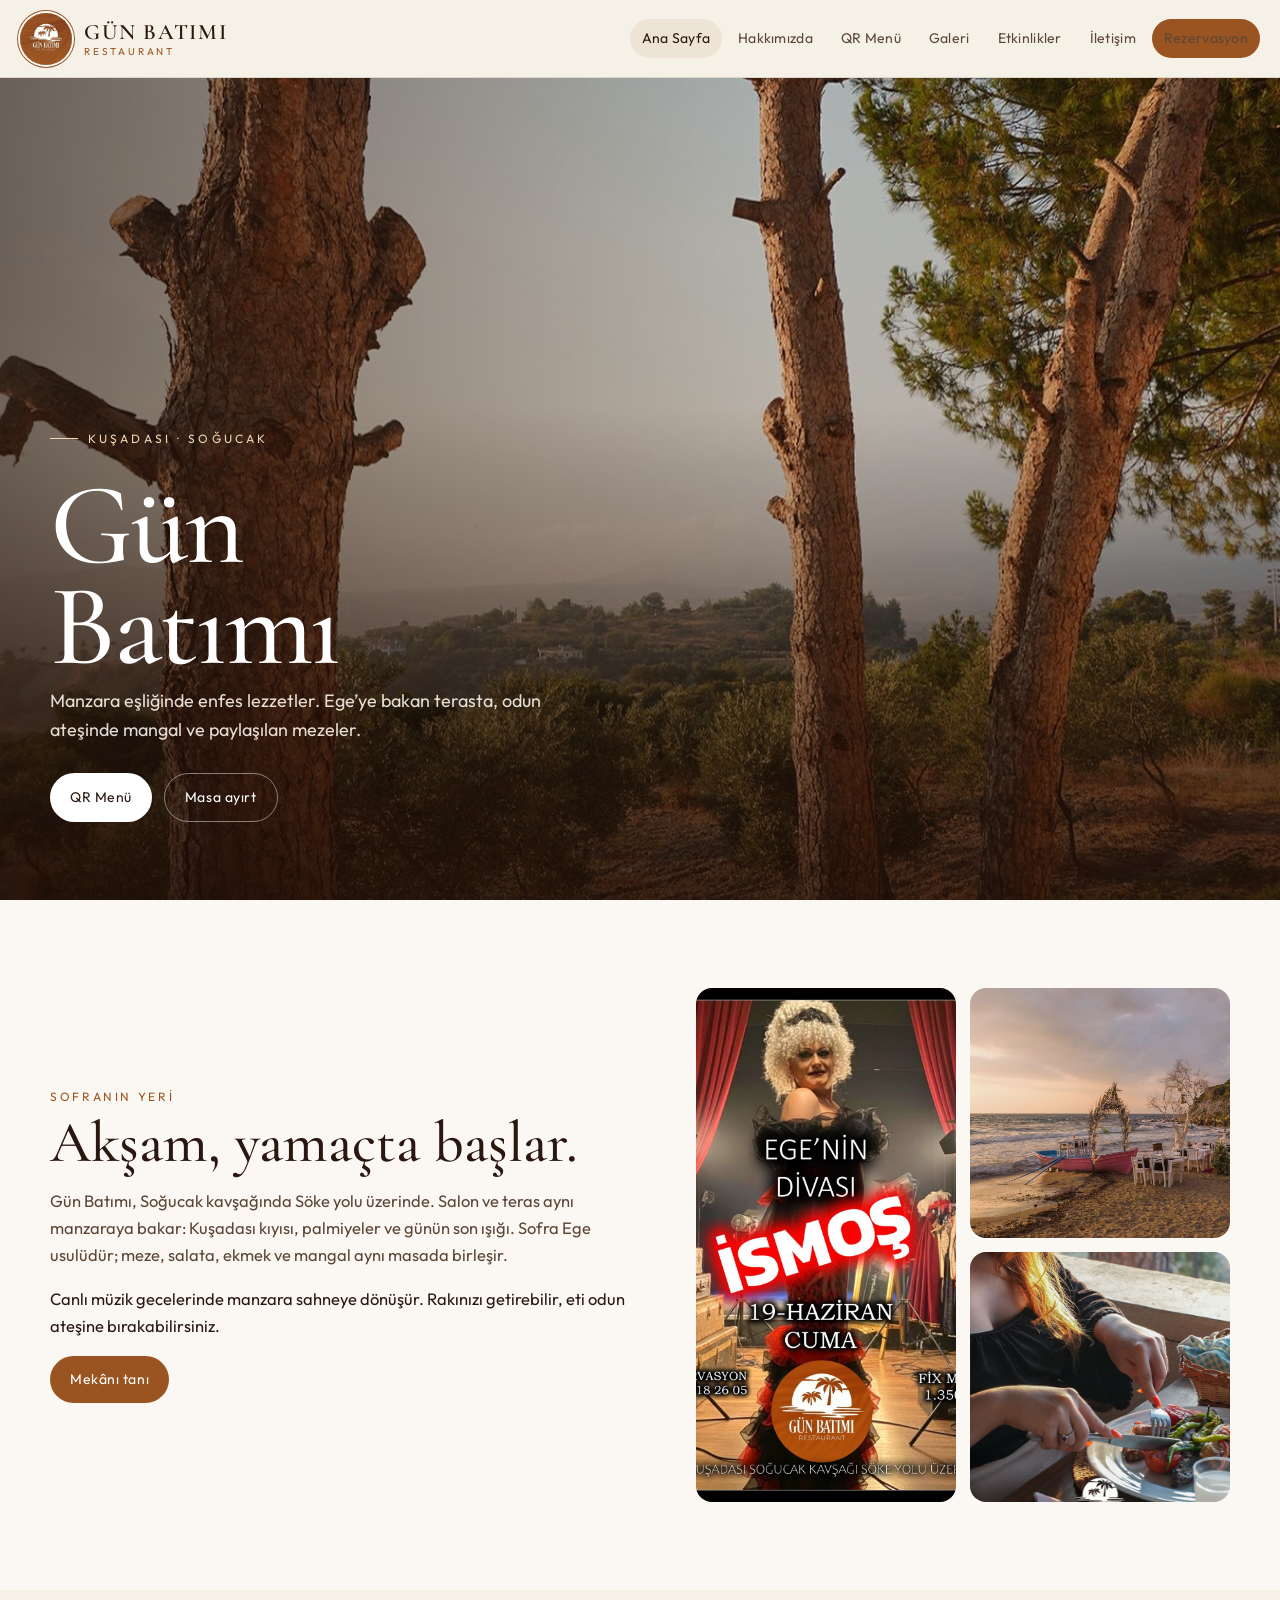
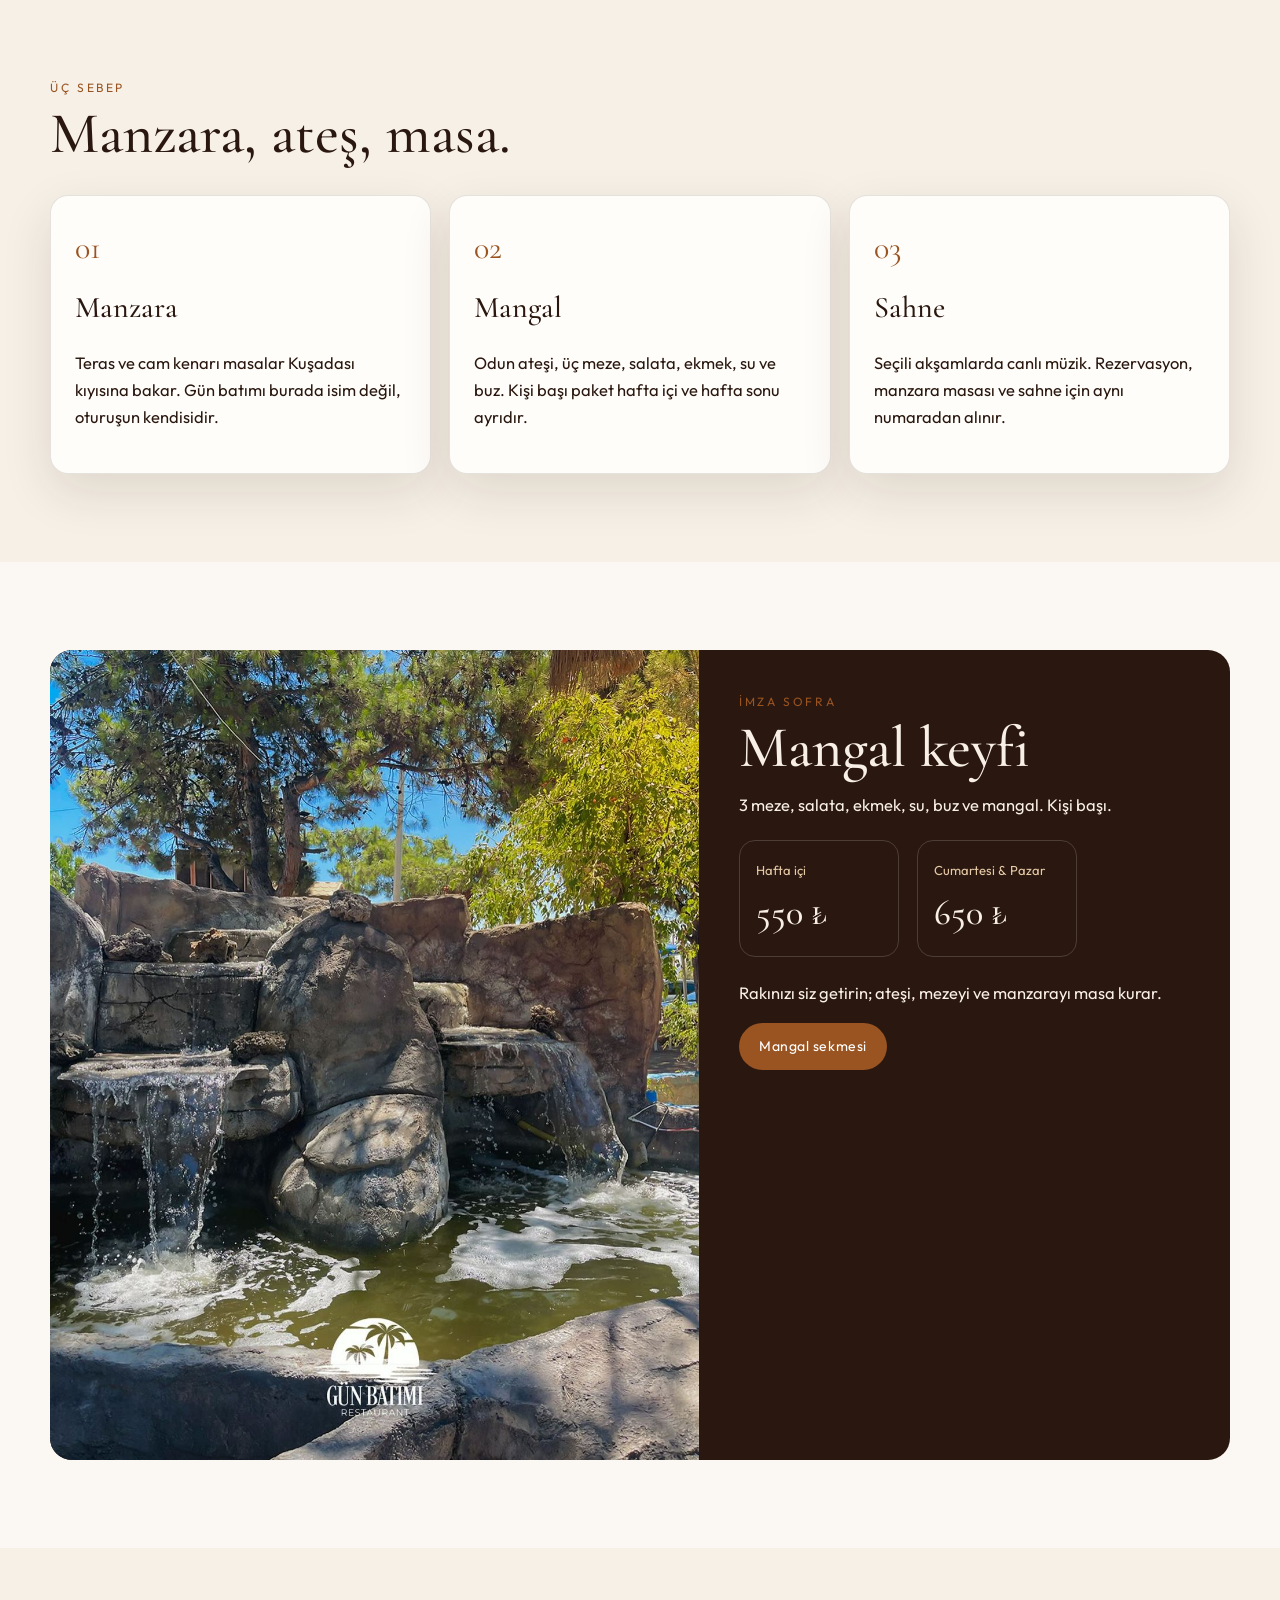
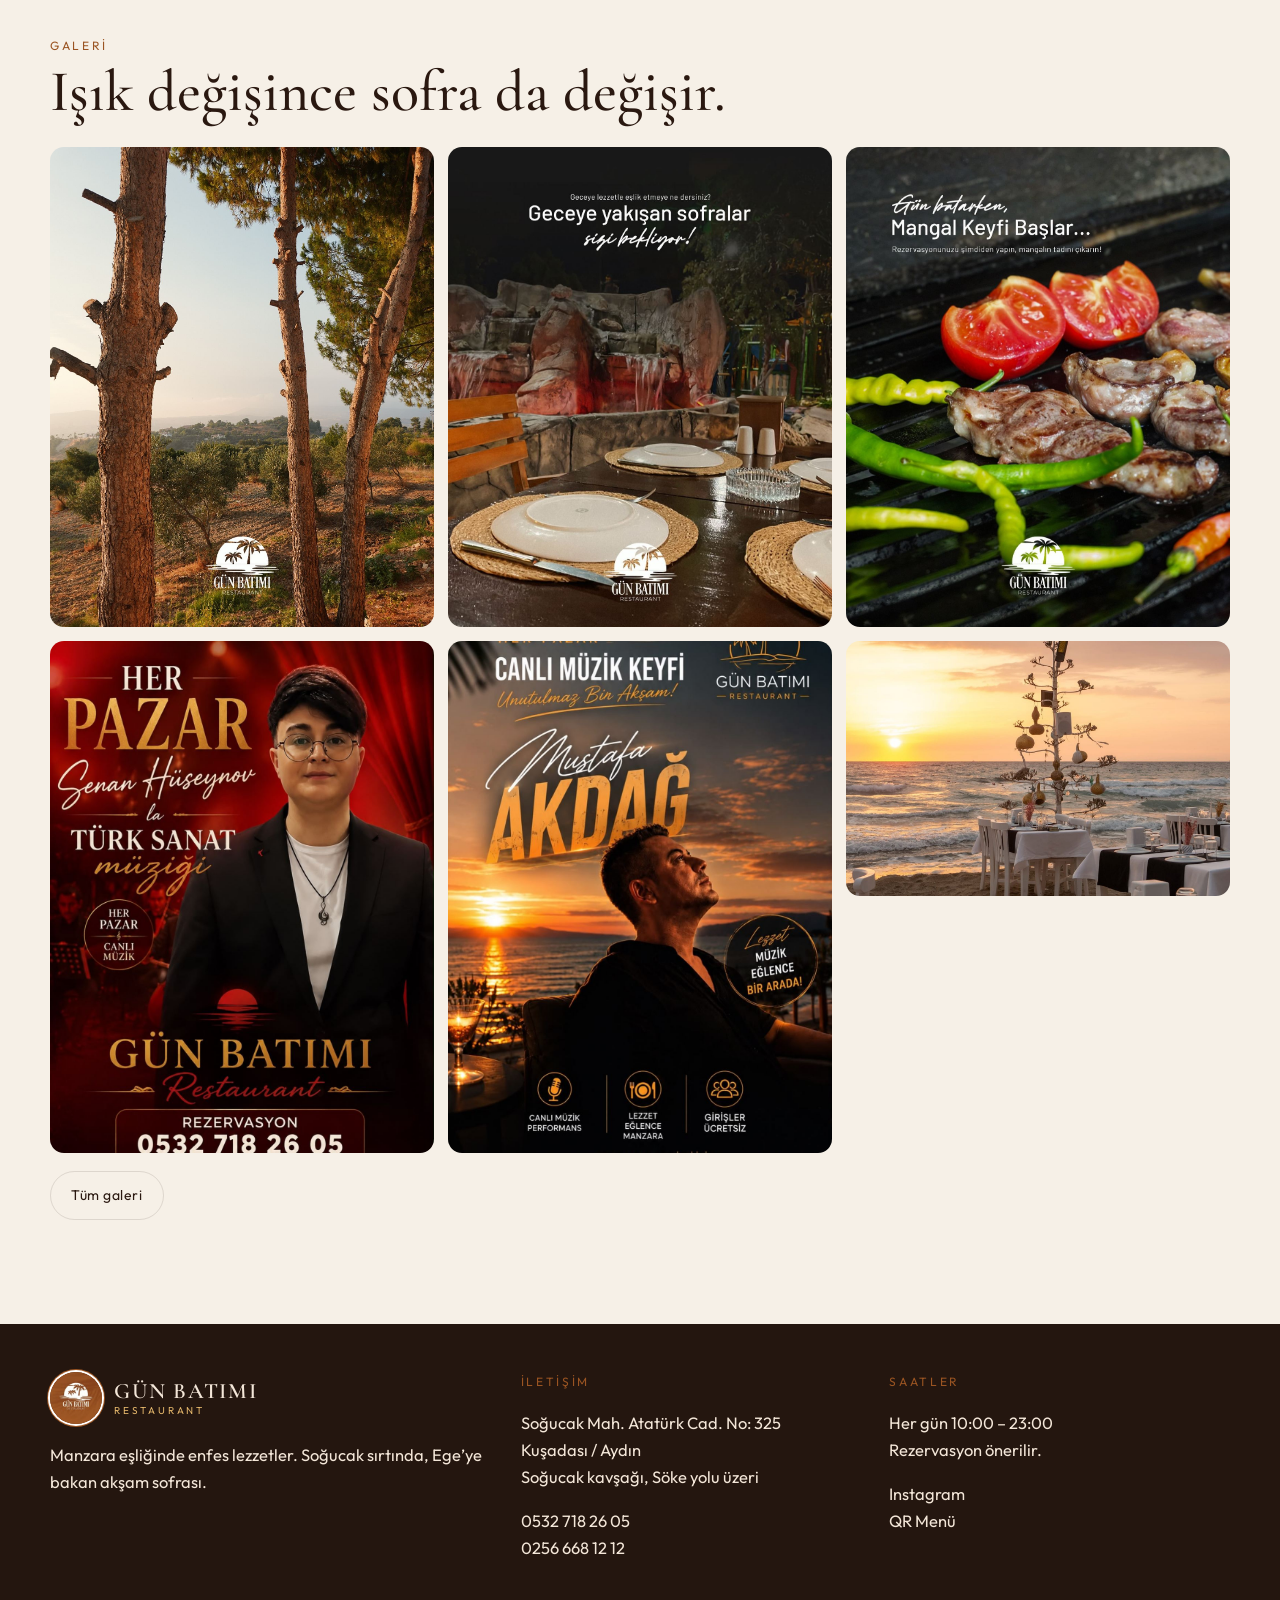
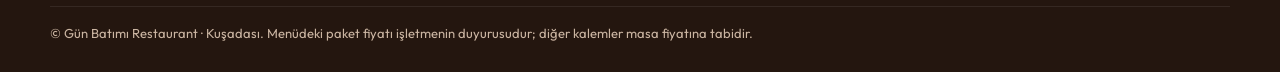
<file: index.html>
<!DOCTYPE html>
<html lang="tr">
<head>
  <meta charset="utf-8">
  <meta name="viewport" content="width=device-width, initial-scale=1">
  <title>Ana Sayfa · Gün Batımı Restaurant</title>
  <meta name="description" content="Gün Batımı Restaurant, Kuşadası Soğucak. Manzara eşliğinde Ege sofrası, mangal ve canlı müzik.">
  <link rel="icon" href="assets/img/logo.png">
  <link rel="preconnect" href="https://fonts.googleapis.com">
  <link rel="preconnect" href="https://fonts.gstatic.com" crossorigin>
  <link href="https://fonts.googleapis.com/css2?family=Cormorant+Garamond:ital,wght@0,500;0,600;1,500&family=Outfit:wght@300;400;500;600&display=swap" rel="stylesheet">
  <link rel="stylesheet" href="css/style.css">
</head>
<body>
<header class="site-header">
  <div class="header-inner">
    <a class="brand" href="index.html">
      <img src="assets/img/logo.png" alt="Gün Batımı Restaurant logosu">
      <span class="brand-name"><strong>GÜN BATIMI</strong><span>Restaurant</span></span>
    </a>
    <button class="menu-toggle" aria-label="Menüyü aç"><span></span><span></span><span></span></button>
    <nav class="nav">
      <a class="active" href="index.html">Ana Sayfa</a>
<a class="" href="hakkimizda.html">Hakkımızda</a>
<a class="" href="menu.html">QR Menü</a>
<a class="" href="galeri.html">Galeri</a>
<a class="" href="etkinlikler.html">Etkinlikler</a>
<a class="" href="iletisim.html">İletişim</a>
      <a class="btn" href="rezervasyon.html">Rezervasyon</a>
    </nav>
  </div>
</header>

<section class="hero" style="background-image:url('assets/img/hero.jpg')">
  <div class="hero-content">
    <p class="eyebrow">Kuşadası · Soğucak</p>
    <h1>Gün<br>Batımı</h1>
    <p class="lead">Manzara eşliğinde enfes lezzetler. Ege’ye bakan terasta, odun ateşinde mangal ve paylaşılan mezeler.</p>
    <div class="hero-actions">
      <a class="btn" href="menu.html">QR Menü</a>
      <a class="btn ghost" href="rezervasyon.html">Masa ayırt</a>
    </div>
  </div>
</section>
<section class="section">
  <div class="wrap split">
    <div>
      <p class="kicker">Sofranın yeri</p>
      <h2>Akşam, yamaçta başlar.</h2>
      <p class="sub">Gün Batımı, Soğucak kavşağında Söke yolu üzerinde. Salon ve teras aynı manzaraya bakar: Kuşadası kıyısı, palmiyeler ve günün son ışığı. Sofra Ege usulüdür; meze, salata, ekmek ve mangal aynı masada birleşir.</p>
      <p>Canlı müzik gecelerinde manzara sahneye dönüşür. Rakınızı getirebilir, eti odun ateşine bırakabilirsiniz.</p>
      <a class="btn" href="hakkimizda.html">Mekânı tanı</a>
    </div>
    <div class="duo">
      <img class="tall" src="assets/img/deniz.jpg" alt="Deniz manzaralı masa">
      <img src="assets/img/salon.jpg" alt="Gün ışığında salon">
      <img src="assets/img/gece.jpg" alt="Akşam terası">
    </div>
  </div>
</section>
<section class="section alt">
  <div class="wrap">
    <p class="kicker">Üç sebep</p>
    <h2>Manzara, ateş, masa.</h2>
    <div class="cards">
      <article class="card"><div class="num">01</div><h3>Manzara</h3><p>Teras ve cam kenarı masalar Kuşadası kıyısına bakar. Gün batımı burada isim değil, oturuşun kendisidir.</p></article>
      <article class="card"><div class="num">02</div><h3>Mangal</h3><p>Odun ateşi, üç meze, salata, ekmek, su ve buz. Kişi başı paket hafta içi ve hafta sonu ayrıdır.</p></article>
      <article class="card"><div class="num">03</div><h3>Sahne</h3><p>Seçili akşamlarda canlı müzik. Rezervasyon, manzara masası ve sahne için aynı numaradan alınır.</p></article>
    </div>
  </div>
</section>
<section class="section">
  <div class="wrap">
    <div class="package">
      <img src="assets/img/mangal.jpg" alt="Odun ateşinde mangal">
      <div class="package-body">
        <p class="kicker">İmza sofra</p>
        <h2>Mangal keyfi</h2>
        <p>3 meze, salata, ekmek, su, buz ve mangal. Kişi başı.</p>
        <div class="price-row">
          <div class="price"><span>Hafta içi</span><b>550 ₺</b></div>
          <div class="price"><span>Cumartesi & Pazar</span><b>650 ₺</b></div>
        </div>
        <p>Rakınızı siz getirin; ateşi, mezeyi ve manzarayı masa kurar.</p>
        <a class="btn" href="menu/mangal.html">Mangal sekmesi</a>
      </div>
    </div>
  </div>
</section>
<section class="section alt">
  <div class="wrap">
    <p class="kicker">Galeri</p>
    <h2>Işık değişince sofra da değişir.</h2>
    <div class="gallery" style="margin-top:28px">
      <a href="assets/img/hero.jpg" data-lightbox><img src="assets/img/hero.jpg" alt="Gün batımı terası"></a>
      <a href="assets/img/kahvalti.jpg" data-lightbox><img src="assets/img/kahvalti.jpg" alt="Kahvaltı masası"></a>
      <a href="assets/img/tabak.jpg" data-lightbox><img src="assets/img/tabak.jpg" alt="Meze tabağı"></a>
      <a href="assets/img/salata.jpg" data-lightbox><img src="assets/img/salata.jpg" alt="Salata"></a>
      <a href="assets/img/sahne.jpg" data-lightbox><img src="assets/img/sahne.jpg" alt="Canlı müzik"></a>
      <a href="assets/img/et.jpg" data-lightbox><img src="assets/img/et.jpg" alt="Izgara"></a>
    </div>
    <p style="margin-top:18px"><a class="btn light" href="galeri.html">Tüm galeri</a></p>
  </div>
</section>

<footer class="site-footer">
  <div class="wrap foot-grid">
    <div>
      <a class="brand" href="index.html">
        <img src="assets/img/logo.png" alt="">
        <span class="brand-name"><strong>GÜN BATIMI</strong><span>Restaurant</span></span>
      </a>
      <p>Manzara eşliğinde enfes lezzetler. Soğucak sırtında, Ege’ye bakan akşam sofrası.</p>
    </div>
    <div>
      <p class="kicker">İletişim</p>
      <p>Soğucak Mah. Atatürk Cad. No: 325<br>Kuşadası / Aydın<br>Soğucak kavşağı, Söke yolu üzeri</p>
      <p><a href="tel:+905327182605">0532 718 26 05</a><br><a href="tel:+902566681212">0256 668 12 12</a></p>
    </div>
    <div>
      <p class="kicker">Saatler</p>
      <p>Her gün 10:00 – 23:00<br>Rezervasyon önerilir.</p>
      <p><a href="https://www.instagram.com/gunbatimirestaurant.kusadasi/" target="_blank" rel="noopener">Instagram</a><br><a href="menu.html">QR Menü</a></p>
    </div>
  </div>
  <div class="wrap fine">© Gün Batımı Restaurant · Kuşadası. Menüdeki paket fiyatı işletmenin duyurusudur; diğer kalemler masa fiyatına tabidir.</div>
</footer>
<div class="lightbox"><button aria-label="Kapat">×</button><img alt=""></div>
<script src="js/qrcode.min.js"></script>
<script src="js/main.js"></script>
</body>
</html>
</file>
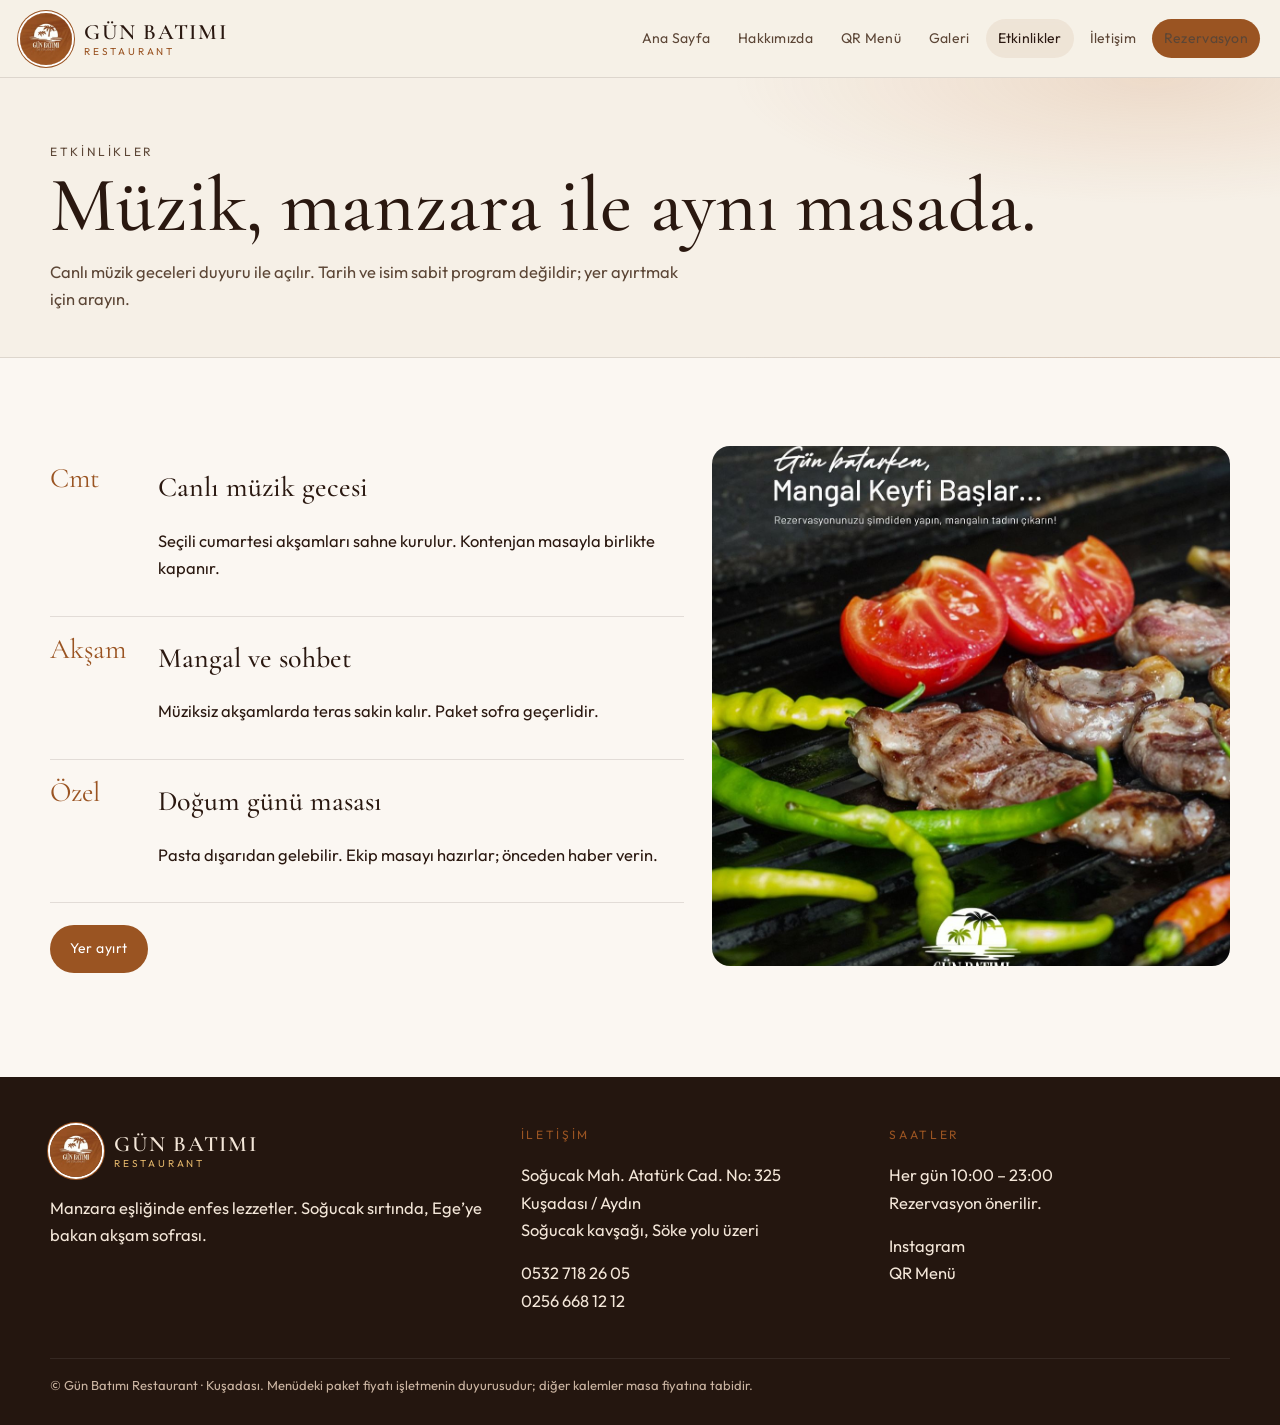
<file: etkinlikler.html>
<!DOCTYPE html>
<html lang="tr">
<head>
  <meta charset="utf-8">
  <meta name="viewport" content="width=device-width, initial-scale=1">
  <title>Etkinlikler · Gün Batımı Restaurant</title>
  <meta name="description" content="Gün Batımı Restaurant, Kuşadası Soğucak. Manzara eşliğinde Ege sofrası, mangal ve canlı müzik.">
  <link rel="icon" href="assets/img/logo.png">
  <link rel="preconnect" href="https://fonts.googleapis.com">
  <link rel="preconnect" href="https://fonts.gstatic.com" crossorigin>
  <link href="https://fonts.googleapis.com/css2?family=Cormorant+Garamond:ital,wght@0,500;0,600;1,500&family=Outfit:wght@300;400;500;600&display=swap" rel="stylesheet">
  <link rel="stylesheet" href="css/style.css">
</head>
<body>
<header class="site-header">
  <div class="header-inner">
    <a class="brand" href="index.html">
      <img src="assets/img/logo.png" alt="Gün Batımı Restaurant logosu">
      <span class="brand-name"><strong>GÜN BATIMI</strong><span>Restaurant</span></span>
    </a>
    <button class="menu-toggle" aria-label="Menüyü aç"><span></span><span></span><span></span></button>
    <nav class="nav">
      <a class="" href="index.html">Ana Sayfa</a>
<a class="" href="hakkimizda.html">Hakkımızda</a>
<a class="" href="menu.html">QR Menü</a>
<a class="" href="galeri.html">Galeri</a>
<a class="active" href="etkinlikler.html">Etkinlikler</a>
<a class="" href="iletisim.html">İletişim</a>
      <a class="btn" href="rezervasyon.html">Rezervasyon</a>
    </nav>
  </div>
</header>

<section class="page-hero"><div class="wrap"><p class="kicker">Etkinlikler</p><h1>Müzik, manzara ile aynı masada.</h1><p>Canlı müzik geceleri duyuru ile açılır. Tarih ve isim sabit program değildir; yer ayırtmak için arayın.</p></div></section>
<section class="section">
  <div class="wrap events">
    <div>
      <article class="event"><div class="when">Cmt</div><div><h3>Canlı müzik gecesi</h3><p>Seçili cumartesi akşamları sahne kurulur. Kontenjan masayla birlikte kapanır.</p></div></article>
      <article class="event"><div class="when">Akşam</div><div><h3>Mangal ve sohbet</h3><p>Müziksiz akşamlarda teras sakin kalır. Paket sofra geçerlidir.</p></div></article>
      <article class="event"><div class="when">Özel</div><div><h3>Doğum günü masası</h3><p>Pasta dışarıdan gelebilir. Ekip masayı hazırlar; önceden haber verin.</p></div></article>
      <p style="margin-top:22px"><a class="btn" href="rezervasyon.html">Yer ayırt</a></p>
    </div>
    <div class="frame"><img src="assets/img/sahne.jpg" alt="Canlı müzik akşamı"></div>
  </div>
</section>

<footer class="site-footer">
  <div class="wrap foot-grid">
    <div>
      <a class="brand" href="index.html">
        <img src="assets/img/logo.png" alt="">
        <span class="brand-name"><strong>GÜN BATIMI</strong><span>Restaurant</span></span>
      </a>
      <p>Manzara eşliğinde enfes lezzetler. Soğucak sırtında, Ege’ye bakan akşam sofrası.</p>
    </div>
    <div>
      <p class="kicker">İletişim</p>
      <p>Soğucak Mah. Atatürk Cad. No: 325<br>Kuşadası / Aydın<br>Soğucak kavşağı, Söke yolu üzeri</p>
      <p><a href="tel:+905327182605">0532 718 26 05</a><br><a href="tel:+902566681212">0256 668 12 12</a></p>
    </div>
    <div>
      <p class="kicker">Saatler</p>
      <p>Her gün 10:00 – 23:00<br>Rezervasyon önerilir.</p>
      <p><a href="https://www.instagram.com/gunbatimirestaurant.kusadasi/" target="_blank" rel="noopener">Instagram</a><br><a href="menu.html">QR Menü</a></p>
    </div>
  </div>
  <div class="wrap fine">© Gün Batımı Restaurant · Kuşadası. Menüdeki paket fiyatı işletmenin duyurusudur; diğer kalemler masa fiyatına tabidir.</div>
</footer>
<div class="lightbox"><button aria-label="Kapat">×</button><img alt=""></div>
<script src="js/qrcode.min.js"></script>
<script src="js/main.js"></script>
</body>
</html>
</file>
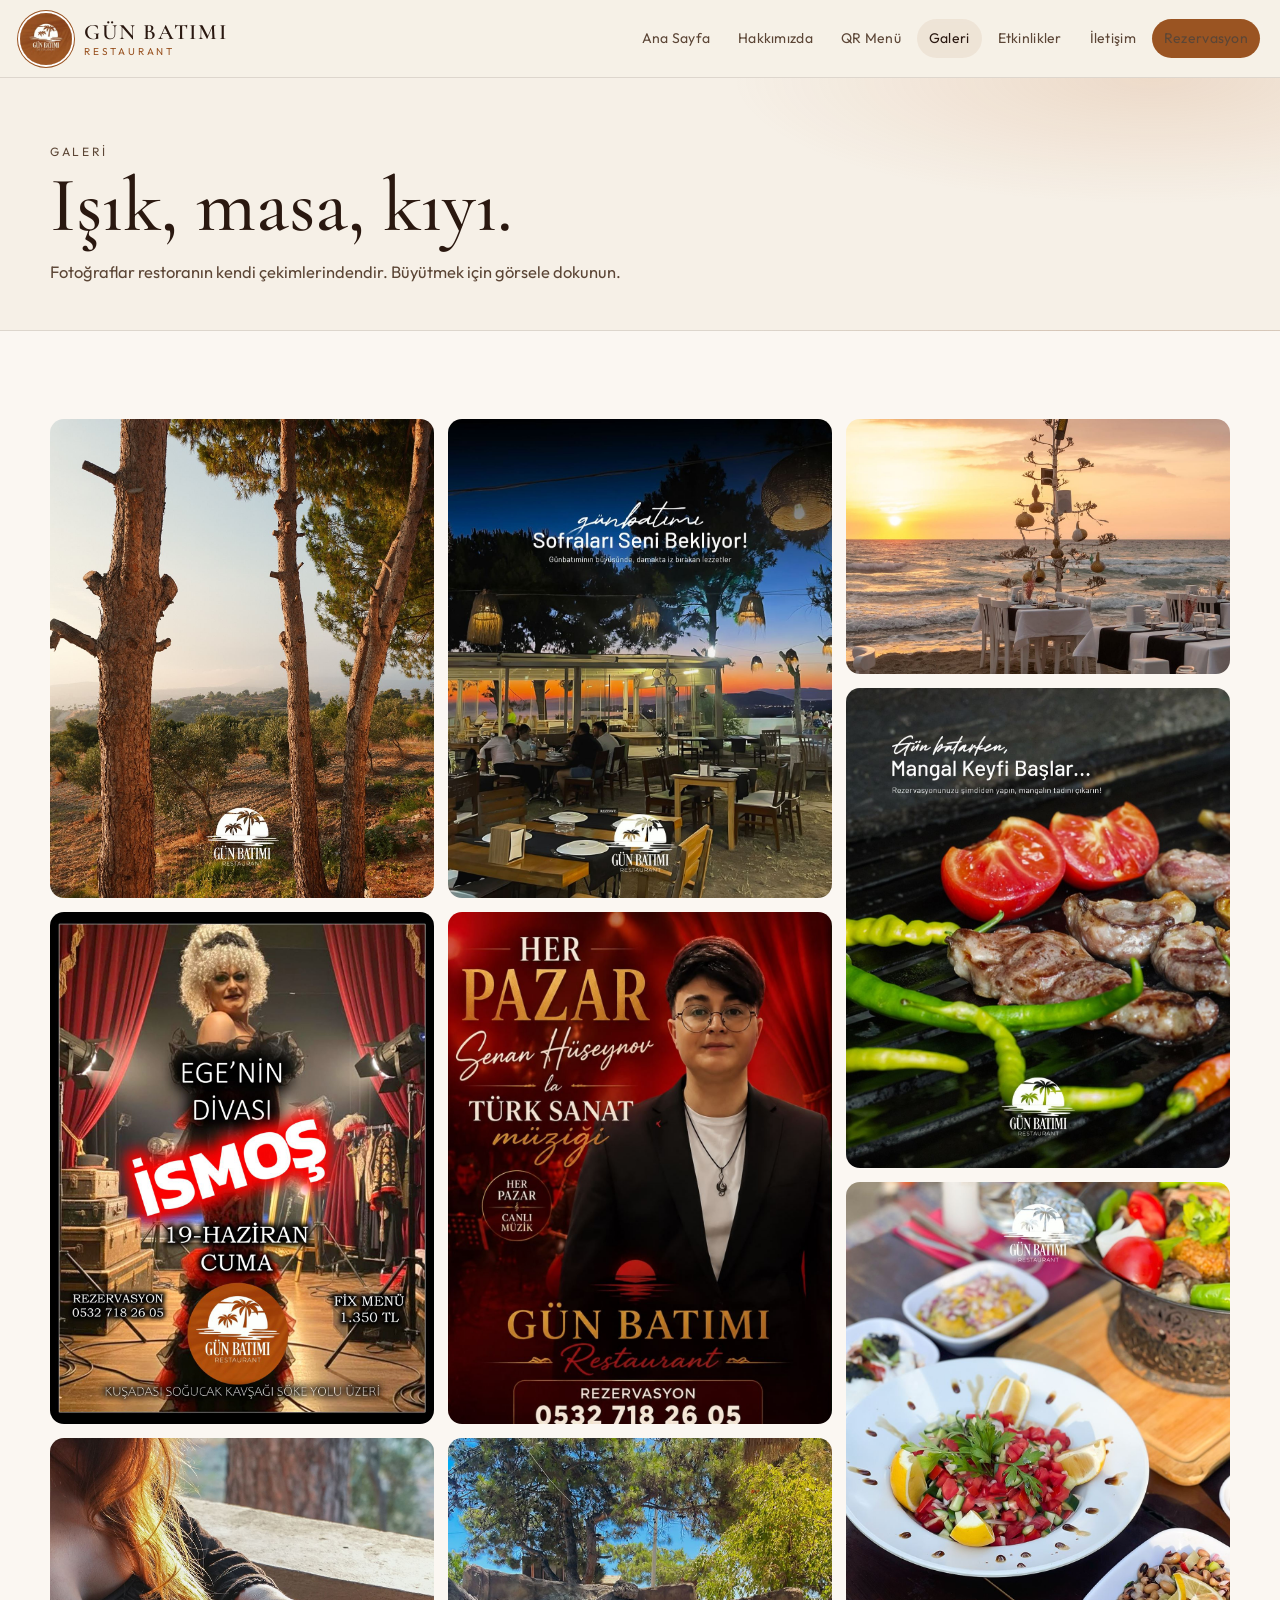
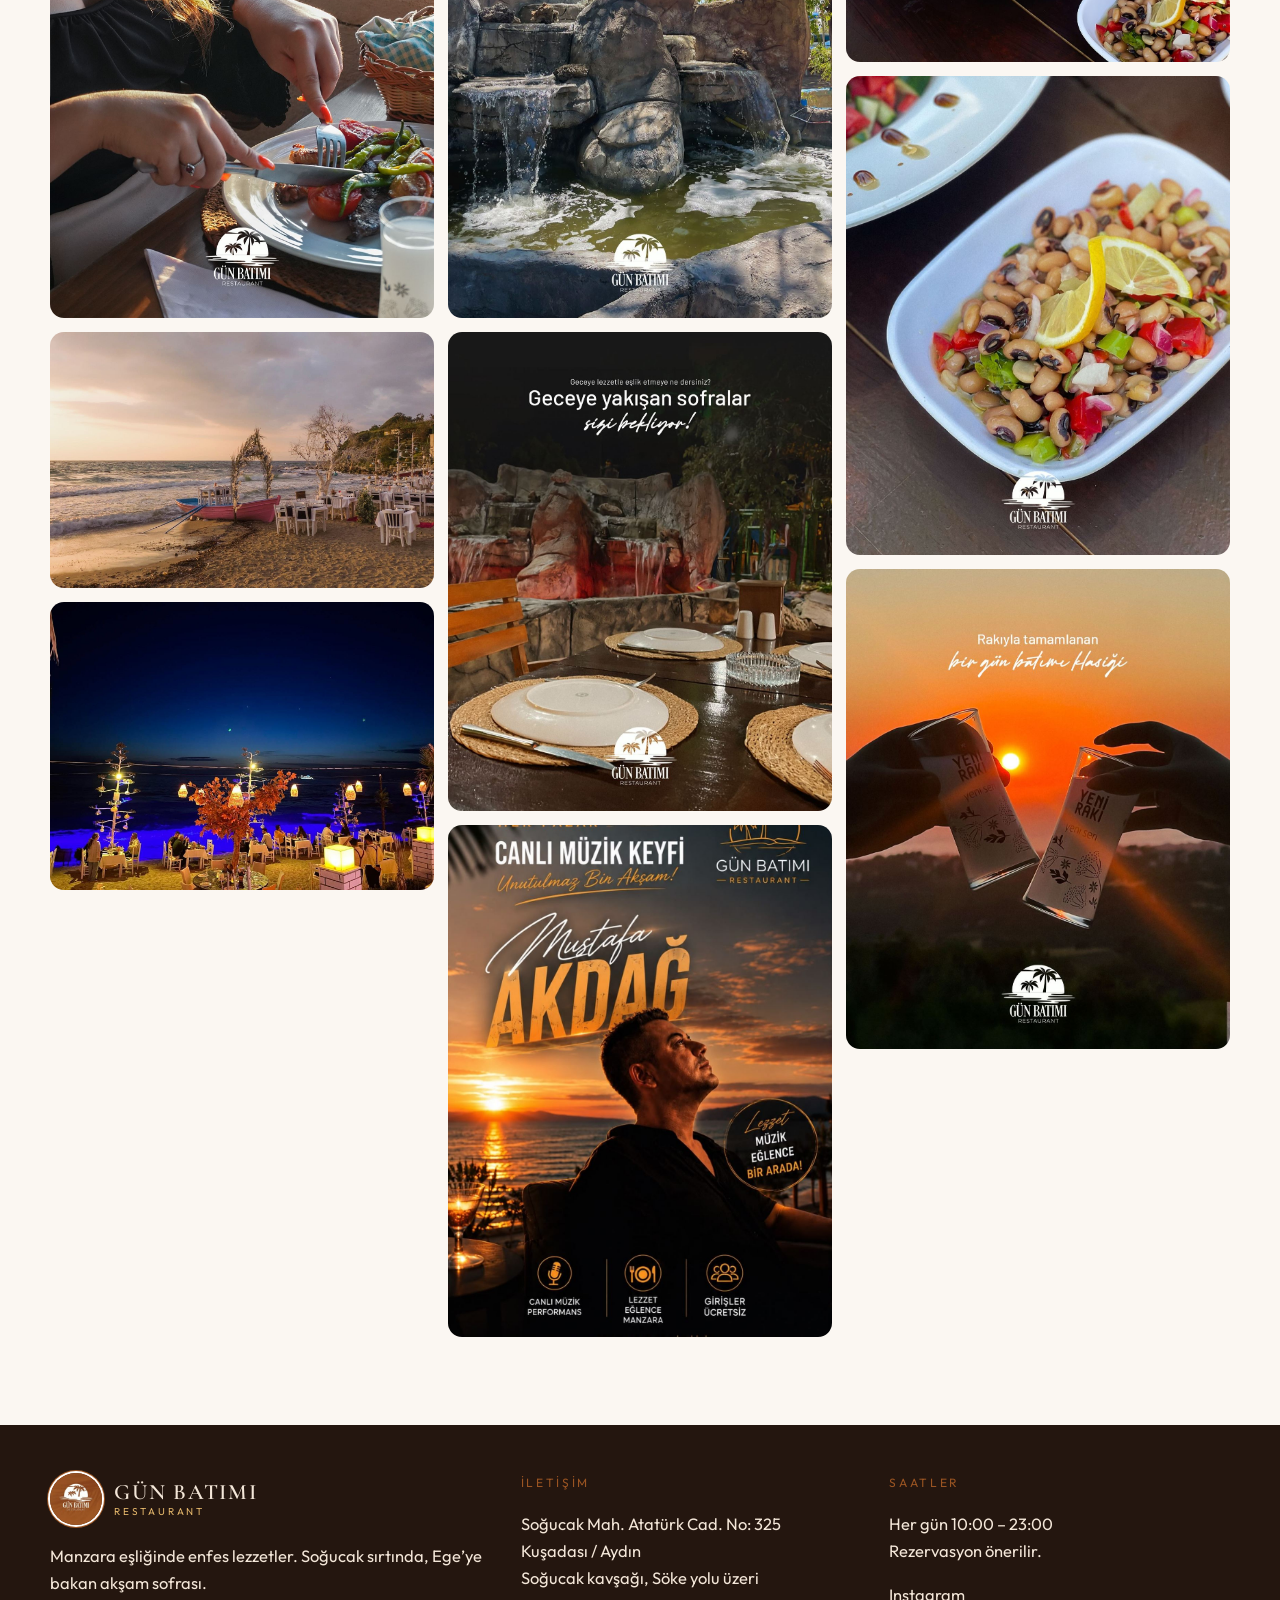
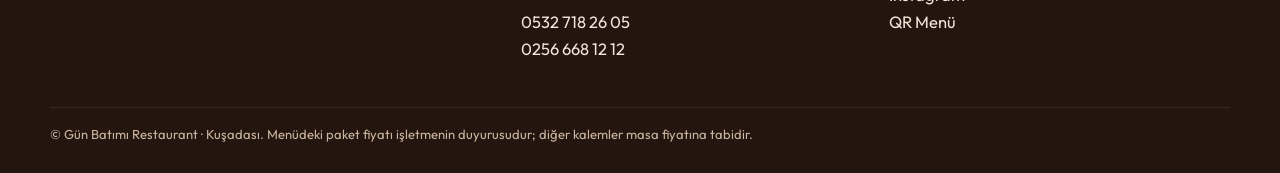
<file: galeri.html>
<!DOCTYPE html>
<html lang="tr">
<head>
  <meta charset="utf-8">
  <meta name="viewport" content="width=device-width, initial-scale=1">
  <title>Galeri · Gün Batımı Restaurant</title>
  <meta name="description" content="Gün Batımı Restaurant, Kuşadası Soğucak. Manzara eşliğinde Ege sofrası, mangal ve canlı müzik.">
  <link rel="icon" href="assets/img/logo.png">
  <link rel="preconnect" href="https://fonts.googleapis.com">
  <link rel="preconnect" href="https://fonts.gstatic.com" crossorigin>
  <link href="https://fonts.googleapis.com/css2?family=Cormorant+Garamond:ital,wght@0,500;0,600;1,500&family=Outfit:wght@300;400;500;600&display=swap" rel="stylesheet">
  <link rel="stylesheet" href="css/style.css">
</head>
<body>
<header class="site-header">
  <div class="header-inner">
    <a class="brand" href="index.html">
      <img src="assets/img/logo.png" alt="Gün Batımı Restaurant logosu">
      <span class="brand-name"><strong>GÜN BATIMI</strong><span>Restaurant</span></span>
    </a>
    <button class="menu-toggle" aria-label="Menüyü aç"><span></span><span></span><span></span></button>
    <nav class="nav">
      <a class="" href="index.html">Ana Sayfa</a>
<a class="" href="hakkimizda.html">Hakkımızda</a>
<a class="" href="menu.html">QR Menü</a>
<a class="active" href="galeri.html">Galeri</a>
<a class="" href="etkinlikler.html">Etkinlikler</a>
<a class="" href="iletisim.html">İletişim</a>
      <a class="btn" href="rezervasyon.html">Rezervasyon</a>
    </nav>
  </div>
</header>

<section class="page-hero"><div class="wrap"><p class="kicker">Galeri</p><h1>Işık, masa, kıyı.</h1><p>Fotoğraflar restoranın kendi çekimlerindendir. Büyütmek için görsele dokunun.</p></div></section>
<section class="section">
  <div class="wrap gallery">
    <a href="assets/img/hero.jpg" data-lightbox><img src="assets/img/hero.jpg" alt="Gün batımı"></a>
    <a href="assets/img/deniz.jpg" data-lightbox><img src="assets/img/deniz.jpg" alt="Deniz"></a>
    <a href="assets/img/gece.jpg" data-lightbox><img src="assets/img/gece.jpg" alt="Gece terası"></a>
    <a href="assets/img/salon.jpg" data-lightbox><img src="assets/img/salon.jpg" alt="Salon"></a>
    <a href="assets/img/teras2.jpg" data-lightbox><img src="assets/img/teras2.jpg" alt="Bahçe"></a>
    <a href="assets/img/manzara2.jpg" data-lightbox><img src="assets/img/manzara2.jpg" alt="Manzara"></a>
    <a href="assets/img/kahvalti.jpg" data-lightbox><img src="assets/img/kahvalti.jpg" alt="Kahvaltı"></a>
    <a href="assets/img/mangal.jpg" data-lightbox><img src="assets/img/mangal.jpg" alt="Mangal"></a>
    <a href="assets/img/tabak.jpg" data-lightbox><img src="assets/img/tabak.jpg" alt="Tabak"></a>
    <a href="assets/img/salata.jpg" data-lightbox><img src="assets/img/salata.jpg" alt="Salata"></a>
    <a href="assets/img/et.jpg" data-lightbox><img src="assets/img/et.jpg" alt="Et"></a>
    <a href="assets/img/sahne.jpg" data-lightbox><img src="assets/img/sahne.jpg" alt="Sahne"></a>
    <a href="assets/img/masa.jpg" data-lightbox><img src="assets/img/masa.jpg" alt="Masa"></a>
    <a href="assets/img/yemek2.jpg" data-lightbox><img src="assets/img/yemek2.jpg" alt="Yemek"></a>
    <a href="assets/img/detay.jpg" data-lightbox><img src="assets/img/detay.jpg" alt="Detay"></a>
  </div>
</section>

<footer class="site-footer">
  <div class="wrap foot-grid">
    <div>
      <a class="brand" href="index.html">
        <img src="assets/img/logo.png" alt="">
        <span class="brand-name"><strong>GÜN BATIMI</strong><span>Restaurant</span></span>
      </a>
      <p>Manzara eşliğinde enfes lezzetler. Soğucak sırtında, Ege’ye bakan akşam sofrası.</p>
    </div>
    <div>
      <p class="kicker">İletişim</p>
      <p>Soğucak Mah. Atatürk Cad. No: 325<br>Kuşadası / Aydın<br>Soğucak kavşağı, Söke yolu üzeri</p>
      <p><a href="tel:+905327182605">0532 718 26 05</a><br><a href="tel:+902566681212">0256 668 12 12</a></p>
    </div>
    <div>
      <p class="kicker">Saatler</p>
      <p>Her gün 10:00 – 23:00<br>Rezervasyon önerilir.</p>
      <p><a href="https://www.instagram.com/gunbatimirestaurant.kusadasi/" target="_blank" rel="noopener">Instagram</a><br><a href="menu.html">QR Menü</a></p>
    </div>
  </div>
  <div class="wrap fine">© Gün Batımı Restaurant · Kuşadası. Menüdeki paket fiyatı işletmenin duyurusudur; diğer kalemler masa fiyatına tabidir.</div>
</footer>
<div class="lightbox"><button aria-label="Kapat">×</button><img alt=""></div>
<script src="js/qrcode.min.js"></script>
<script src="js/main.js"></script>
</body>
</html>
</file>
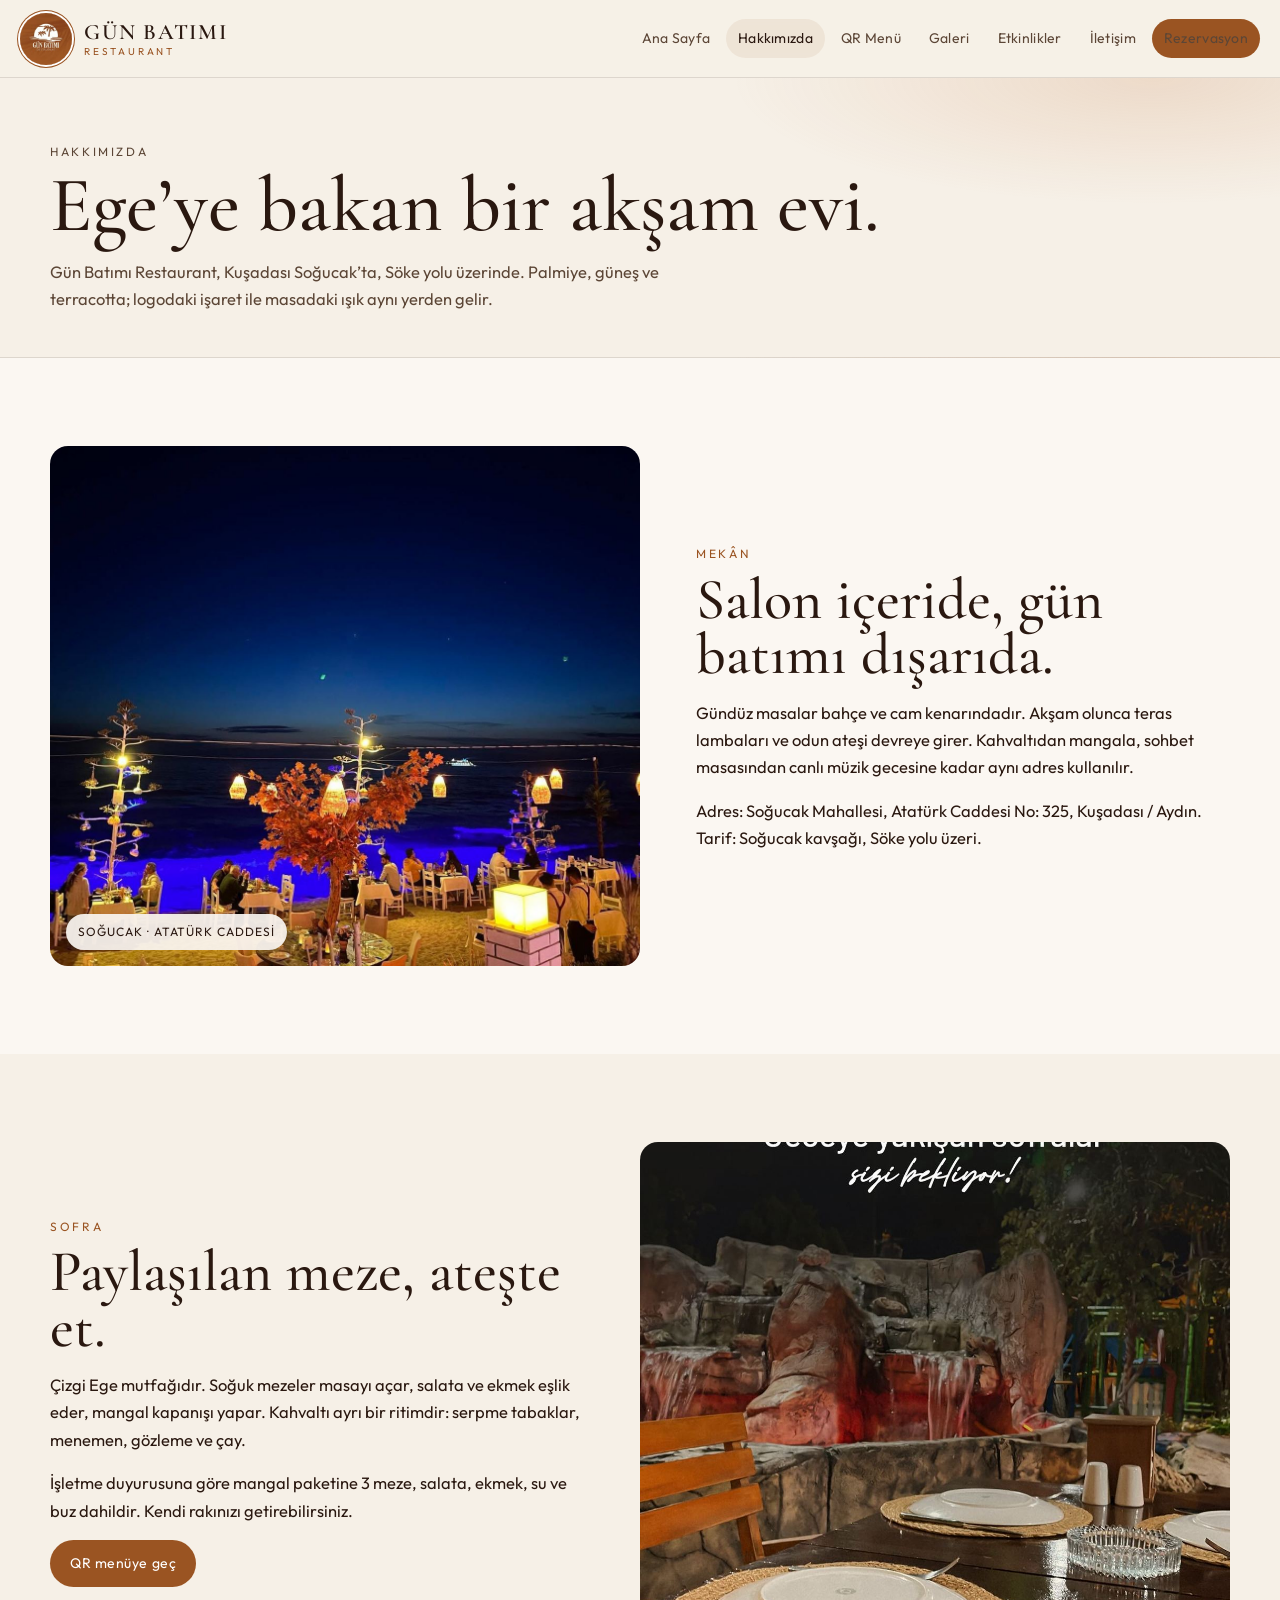
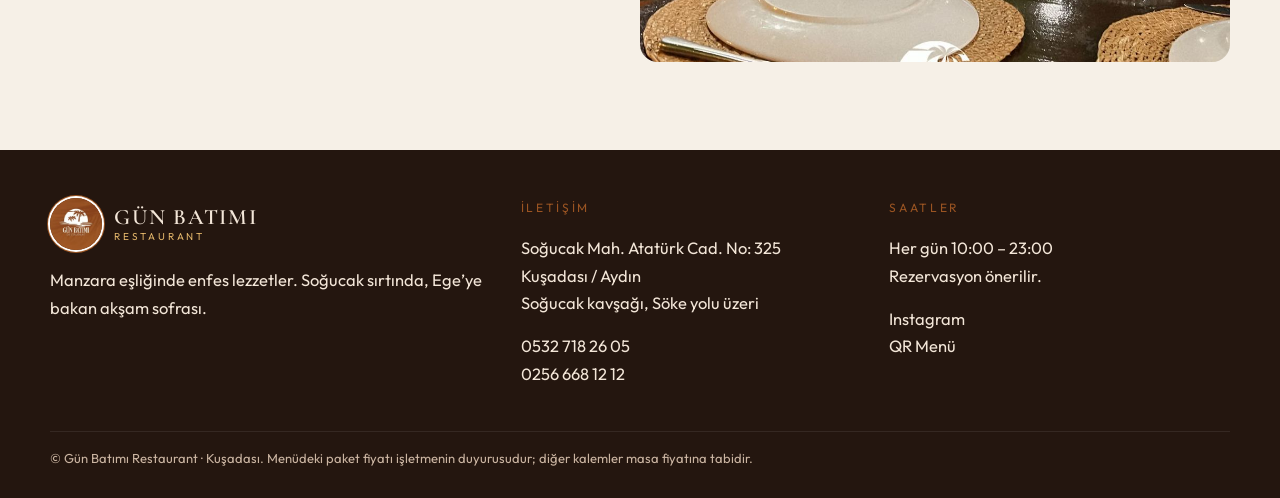
<file: hakkimizda.html>
<!DOCTYPE html>
<html lang="tr">
<head>
  <meta charset="utf-8">
  <meta name="viewport" content="width=device-width, initial-scale=1">
  <title>Hakkımızda · Gün Batımı Restaurant</title>
  <meta name="description" content="Gün Batımı Restaurant, Kuşadası Soğucak. Manzara eşliğinde Ege sofrası, mangal ve canlı müzik.">
  <link rel="icon" href="assets/img/logo.png">
  <link rel="preconnect" href="https://fonts.googleapis.com">
  <link rel="preconnect" href="https://fonts.gstatic.com" crossorigin>
  <link href="https://fonts.googleapis.com/css2?family=Cormorant+Garamond:ital,wght@0,500;0,600;1,500&family=Outfit:wght@300;400;500;600&display=swap" rel="stylesheet">
  <link rel="stylesheet" href="css/style.css">
</head>
<body>
<header class="site-header">
  <div class="header-inner">
    <a class="brand" href="index.html">
      <img src="assets/img/logo.png" alt="Gün Batımı Restaurant logosu">
      <span class="brand-name"><strong>GÜN BATIMI</strong><span>Restaurant</span></span>
    </a>
    <button class="menu-toggle" aria-label="Menüyü aç"><span></span><span></span><span></span></button>
    <nav class="nav">
      <a class="" href="index.html">Ana Sayfa</a>
<a class="active" href="hakkimizda.html">Hakkımızda</a>
<a class="" href="menu.html">QR Menü</a>
<a class="" href="galeri.html">Galeri</a>
<a class="" href="etkinlikler.html">Etkinlikler</a>
<a class="" href="iletisim.html">İletişim</a>
      <a class="btn" href="rezervasyon.html">Rezervasyon</a>
    </nav>
  </div>
</header>

<section class="page-hero"><div class="wrap"><p class="kicker">Hakkımızda</p><h1>Ege’ye bakan bir akşam evi.</h1><p>Gün Batımı Restaurant, Kuşadası Soğucak’ta, Söke yolu üzerinde. Palmiye, güneş ve terracotta; logodaki işaret ile masadaki ışık aynı yerden gelir.</p></div></section>
<section class="section">
  <div class="wrap split">
    <div class="frame"><img src="assets/img/teras2.jpg" alt="Teras ve palmiyeler"><span class="cap">Soğucak · Atatürk Caddesi</span></div>
    <div>
      <p class="kicker">Mekân</p>
      <h2>Salon içeride, gün batımı dışarıda.</h2>
      <p>Gündüz masalar bahçe ve cam kenarındadır. Akşam olunca teras lambaları ve odun ateşi devreye girer. Kahvaltıdan mangala, sohbet masasından canlı müzik gecesine kadar aynı adres kullanılır.</p>
      <p>Adres: Soğucak Mahallesi, Atatürk Caddesi No: 325, Kuşadası / Aydın. Tarif: Soğucak kavşağı, Söke yolu üzeri.</p>
    </div>
  </div>
</section>
<section class="section alt">
  <div class="wrap split reverse">
    <div>
      <p class="kicker">Sofra</p>
      <h2>Paylaşılan meze, ateşte et.</h2>
      <p>Çizgi Ege mutfağıdır. Soğuk mezeler masayı açar, salata ve ekmek eşlik eder, mangal kapanışı yapar. Kahvaltı ayrı bir ritimdir: serpme tabaklar, menemen, gözleme ve çay.</p>
      <p>İşletme duyurusuna göre mangal paketine 3 meze, salata, ekmek, su ve buz dahildir. Kendi rakınızı getirebilirsiniz.</p>
      <a class="btn" href="menu.html">QR menüye geç</a>
    </div>
    <div class="frame"><img src="assets/img/tabak.jpg" alt="Meze servisi"></div>
  </div>
</section>

<footer class="site-footer">
  <div class="wrap foot-grid">
    <div>
      <a class="brand" href="index.html">
        <img src="assets/img/logo.png" alt="">
        <span class="brand-name"><strong>GÜN BATIMI</strong><span>Restaurant</span></span>
      </a>
      <p>Manzara eşliğinde enfes lezzetler. Soğucak sırtında, Ege’ye bakan akşam sofrası.</p>
    </div>
    <div>
      <p class="kicker">İletişim</p>
      <p>Soğucak Mah. Atatürk Cad. No: 325<br>Kuşadası / Aydın<br>Soğucak kavşağı, Söke yolu üzeri</p>
      <p><a href="tel:+905327182605">0532 718 26 05</a><br><a href="tel:+902566681212">0256 668 12 12</a></p>
    </div>
    <div>
      <p class="kicker">Saatler</p>
      <p>Her gün 10:00 – 23:00<br>Rezervasyon önerilir.</p>
      <p><a href="https://www.instagram.com/gunbatimirestaurant.kusadasi/" target="_blank" rel="noopener">Instagram</a><br><a href="menu.html">QR Menü</a></p>
    </div>
  </div>
  <div class="wrap fine">© Gün Batımı Restaurant · Kuşadası. Menüdeki paket fiyatı işletmenin duyurusudur; diğer kalemler masa fiyatına tabidir.</div>
</footer>
<div class="lightbox"><button aria-label="Kapat">×</button><img alt=""></div>
<script src="js/qrcode.min.js"></script>
<script src="js/main.js"></script>
</body>
</html>
</file>
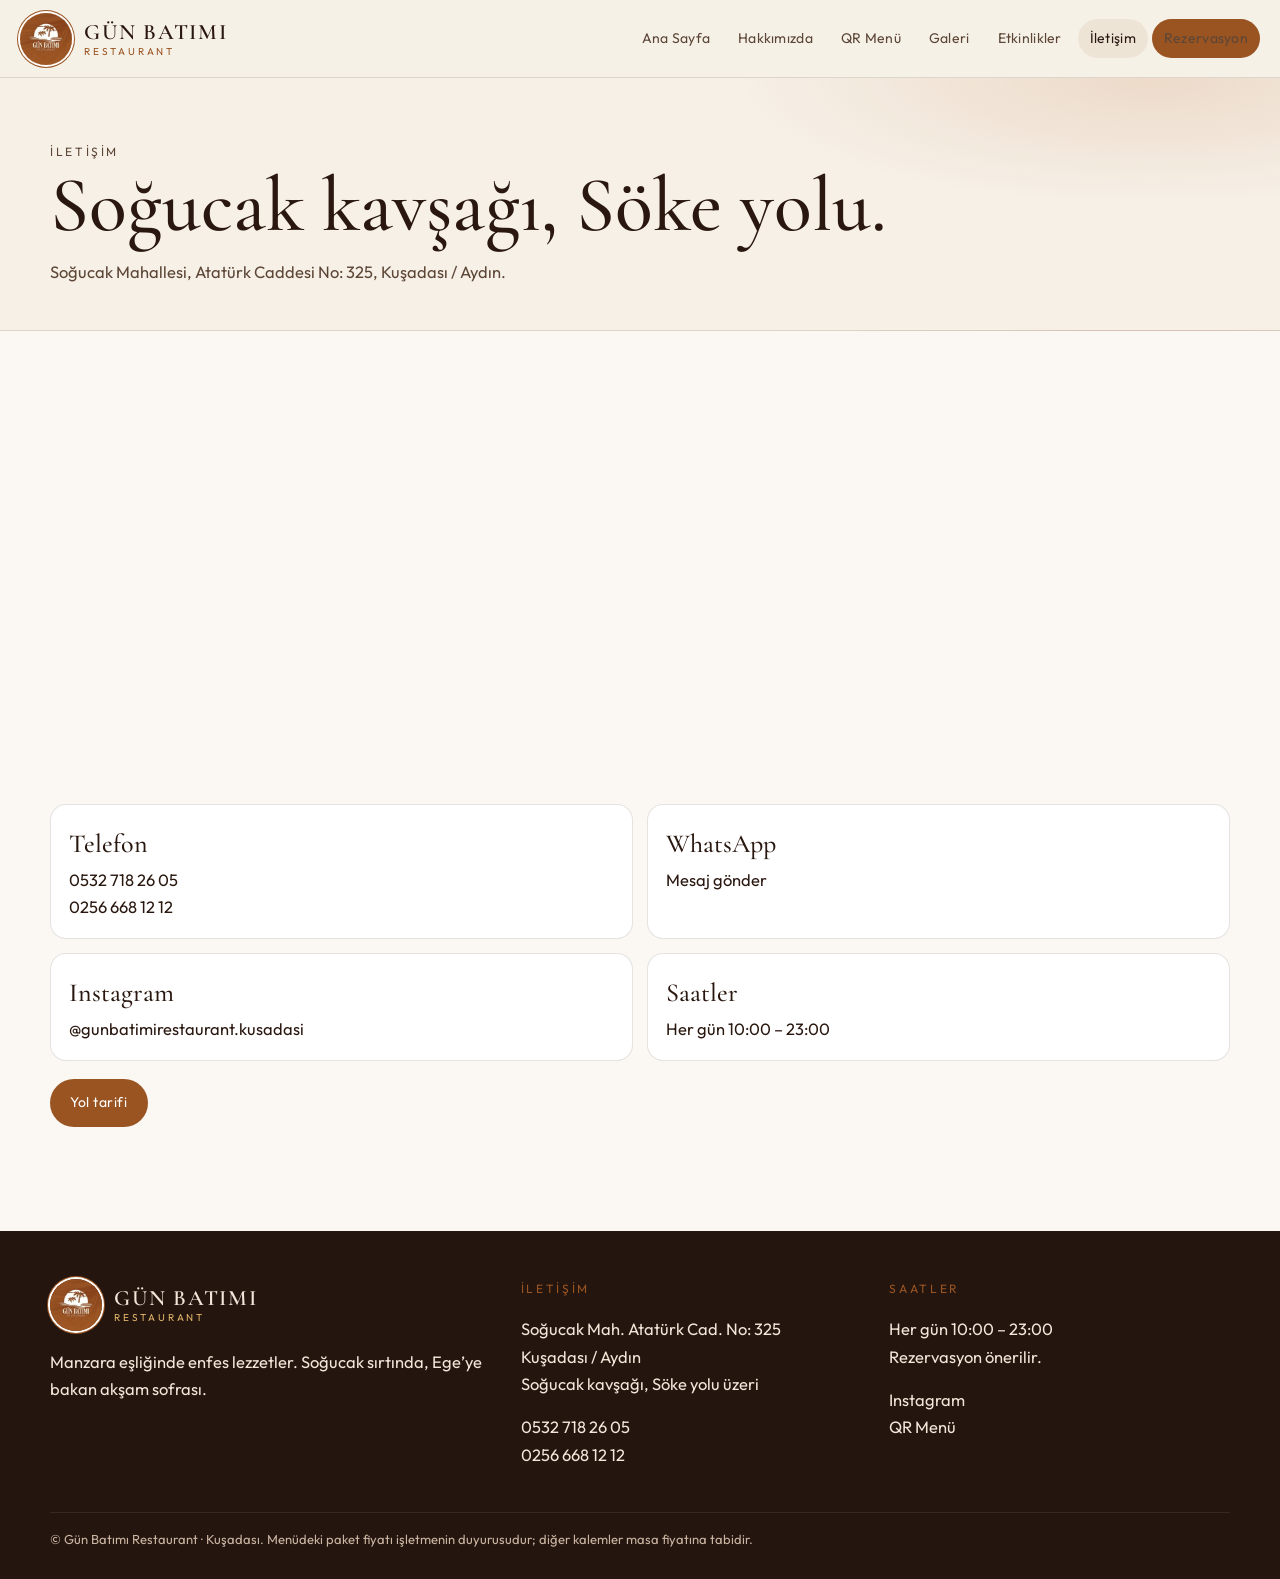
<file: iletisim.html>
<!DOCTYPE html>
<html lang="tr">
<head>
  <meta charset="utf-8">
  <meta name="viewport" content="width=device-width, initial-scale=1">
  <title>İletişim · Gün Batımı Restaurant</title>
  <meta name="description" content="Gün Batımı Restaurant, Kuşadası Soğucak. Manzara eşliğinde Ege sofrası, mangal ve canlı müzik.">
  <link rel="icon" href="assets/img/logo.png">
  <link rel="preconnect" href="https://fonts.googleapis.com">
  <link rel="preconnect" href="https://fonts.gstatic.com" crossorigin>
  <link href="https://fonts.googleapis.com/css2?family=Cormorant+Garamond:ital,wght@0,500;0,600;1,500&family=Outfit:wght@300;400;500;600&display=swap" rel="stylesheet">
  <link rel="stylesheet" href="css/style.css">
</head>
<body>
<header class="site-header">
  <div class="header-inner">
    <a class="brand" href="index.html">
      <img src="assets/img/logo.png" alt="Gün Batımı Restaurant logosu">
      <span class="brand-name"><strong>GÜN BATIMI</strong><span>Restaurant</span></span>
    </a>
    <button class="menu-toggle" aria-label="Menüyü aç"><span></span><span></span><span></span></button>
    <nav class="nav">
      <a class="" href="index.html">Ana Sayfa</a>
<a class="" href="hakkimizda.html">Hakkımızda</a>
<a class="" href="menu.html">QR Menü</a>
<a class="" href="galeri.html">Galeri</a>
<a class="" href="etkinlikler.html">Etkinlikler</a>
<a class="active" href="iletisim.html">İletişim</a>
      <a class="btn" href="rezervasyon.html">Rezervasyon</a>
    </nav>
  </div>
</header>

<section class="page-hero"><div class="wrap"><p class="kicker">İletişim</p><h1>Soğucak kavşağı, Söke yolu.</h1><p>Soğucak Mahallesi, Atatürk Caddesi No: 325, Kuşadası / Aydın.</p></div></section>
<section class="section">
  <div class="wrap">
    <iframe class="map" title="Harita" src="https://www.openstreetmap.org/export/embed.html?bbox=27.298%2C37.782%2C27.318%2C37.792&layer=mapnik&marker=37.787215%2C27.308219"></iframe>
    <div class="info-grid">
      <div class="info"><b>Telefon</b><a href="tel:+905327182605">0532 718 26 05</a><br><a href="tel:+902566681212">0256 668 12 12</a></div>
      <div class="info"><b>WhatsApp</b><a href="https://wa.me/905327182605">Mesaj gönder</a></div>
      <div class="info"><b>Instagram</b><a href="https://www.instagram.com/gunbatimirestaurant.kusadasi/" target="_blank" rel="noopener">@gunbatimirestaurant.kusadasi</a></div>
      <div class="info"><b>Saatler</b>Her gün 10:00 – 23:00</div>
    </div>
    <p style="margin-top:18px"><a class="btn" href="https://www.google.com/maps/search/?api=1&query=G%C3%BCn+Bat%C4%B1m%C4%B1+Restaurant+So%C4%9Fucak+Ku%C5%9Fadas%C4%B1" target="_blank" rel="noopener">Yol tarifi</a></p>
  </div>
</section>

<footer class="site-footer">
  <div class="wrap foot-grid">
    <div>
      <a class="brand" href="index.html">
        <img src="assets/img/logo.png" alt="">
        <span class="brand-name"><strong>GÜN BATIMI</strong><span>Restaurant</span></span>
      </a>
      <p>Manzara eşliğinde enfes lezzetler. Soğucak sırtında, Ege’ye bakan akşam sofrası.</p>
    </div>
    <div>
      <p class="kicker">İletişim</p>
      <p>Soğucak Mah. Atatürk Cad. No: 325<br>Kuşadası / Aydın<br>Soğucak kavşağı, Söke yolu üzeri</p>
      <p><a href="tel:+905327182605">0532 718 26 05</a><br><a href="tel:+902566681212">0256 668 12 12</a></p>
    </div>
    <div>
      <p class="kicker">Saatler</p>
      <p>Her gün 10:00 – 23:00<br>Rezervasyon önerilir.</p>
      <p><a href="https://www.instagram.com/gunbatimirestaurant.kusadasi/" target="_blank" rel="noopener">Instagram</a><br><a href="menu.html">QR Menü</a></p>
    </div>
  </div>
  <div class="wrap fine">© Gün Batımı Restaurant · Kuşadası. Menüdeki paket fiyatı işletmenin duyurusudur; diğer kalemler masa fiyatına tabidir.</div>
</footer>
<div class="lightbox"><button aria-label="Kapat">×</button><img alt=""></div>
<script src="js/qrcode.min.js"></script>
<script src="js/main.js"></script>
</body>
</html>
</file>
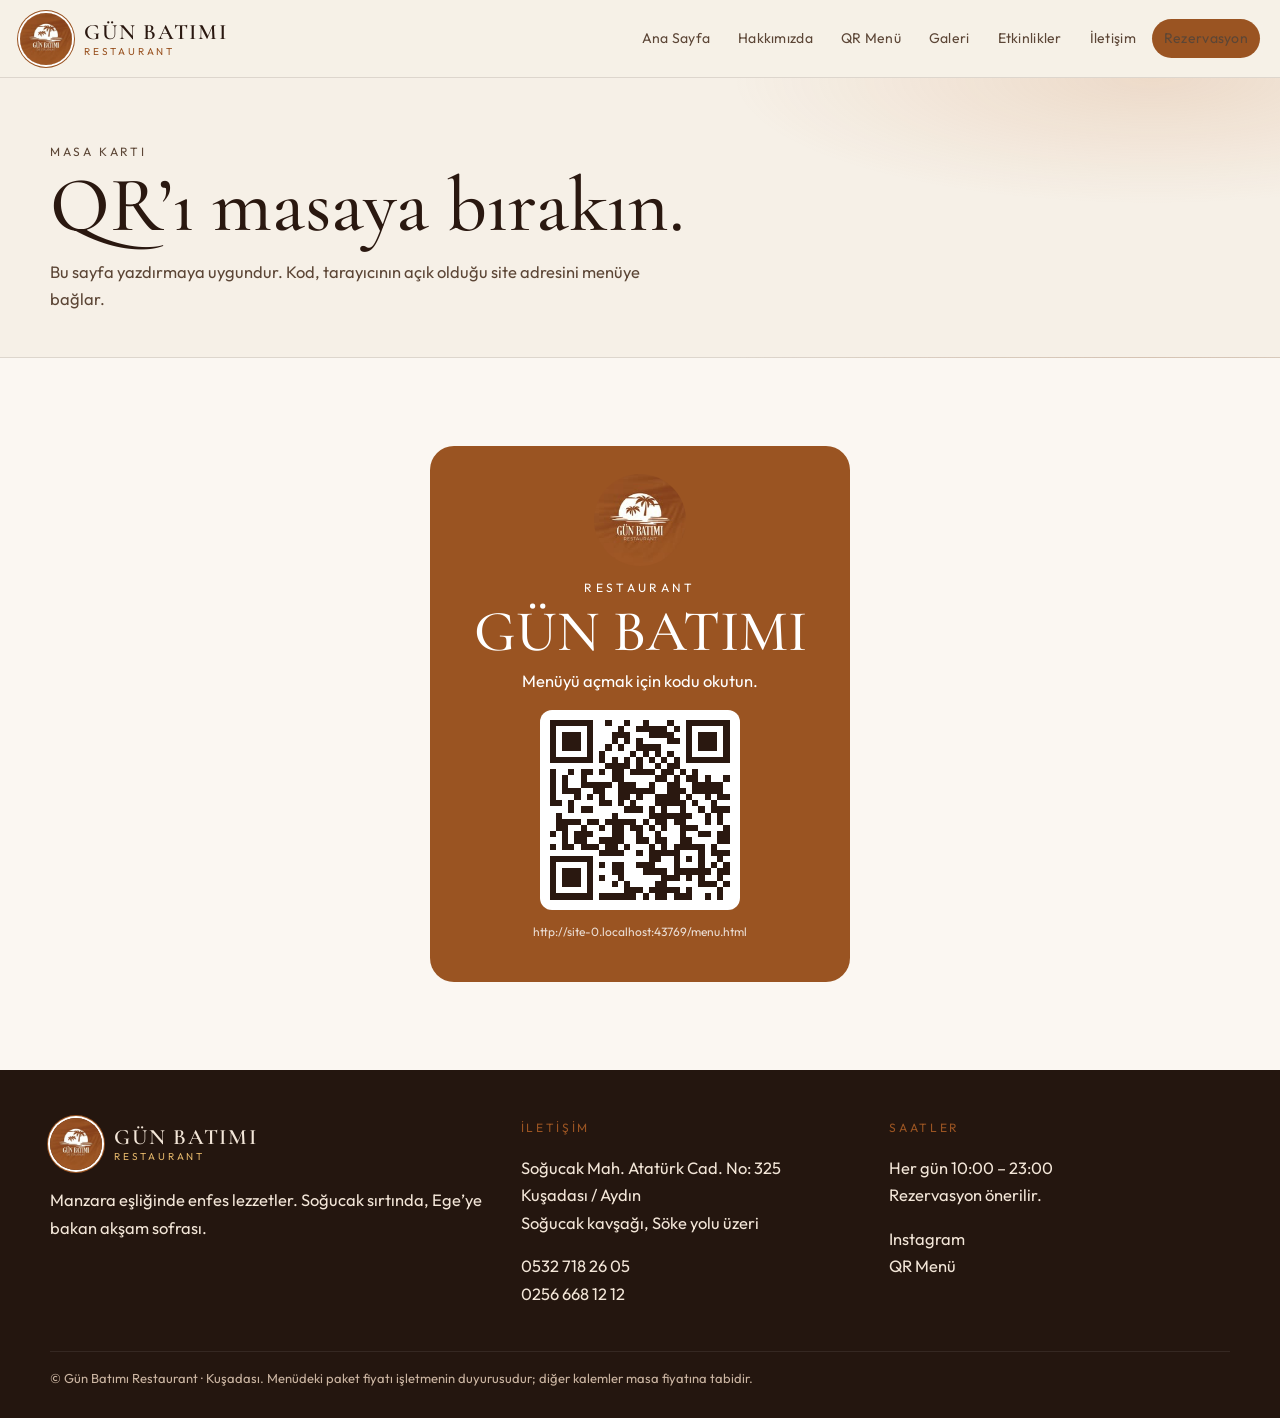
<file: masa-karti.html>
<!DOCTYPE html>
<html lang="tr">
<head>
  <meta charset="utf-8">
  <meta name="viewport" content="width=device-width, initial-scale=1">
  <title>Masa kartı · Gün Batımı Restaurant</title>
  <meta name="description" content="Gün Batımı Restaurant, Kuşadası Soğucak. Manzara eşliğinde Ege sofrası, mangal ve canlı müzik.">
  <link rel="icon" href="assets/img/logo.png">
  <link rel="preconnect" href="https://fonts.googleapis.com">
  <link rel="preconnect" href="https://fonts.gstatic.com" crossorigin>
  <link href="https://fonts.googleapis.com/css2?family=Cormorant+Garamond:ital,wght@0,500;0,600;1,500&family=Outfit:wght@300;400;500;600&display=swap" rel="stylesheet">
  <link rel="stylesheet" href="css/style.css">
</head>
<body>
<header class="site-header">
  <div class="header-inner">
    <a class="brand" href="index.html">
      <img src="assets/img/logo.png" alt="Gün Batımı Restaurant logosu">
      <span class="brand-name"><strong>GÜN BATIMI</strong><span>Restaurant</span></span>
    </a>
    <button class="menu-toggle" aria-label="Menüyü aç"><span></span><span></span><span></span></button>
    <nav class="nav">
      <a class="" href="index.html">Ana Sayfa</a>
<a class="" href="hakkimizda.html">Hakkımızda</a>
<a class="" href="menu.html">QR Menü</a>
<a class="" href="galeri.html">Galeri</a>
<a class="" href="etkinlikler.html">Etkinlikler</a>
<a class="" href="iletisim.html">İletişim</a>
      <a class="btn" href="rezervasyon.html">Rezervasyon</a>
    </nav>
  </div>
</header>

<section class="page-hero"><div class="wrap"><p class="kicker">Masa kartı</p><h1>QR’ı masaya bırakın.</h1><p>Bu sayfa yazdırmaya uygundur. Kod, tarayıcının açık olduğu site adresini menüye bağlar.</p></div></section>
<section class="section">
  <div class="wrap" style="display:grid;place-items:center">
    <div style="width:min(420px,100%);background:#9a5422;color:#fff;border-radius:24px;padding:28px;text-align:center">
      <img src="assets/img/logo.png" alt="" style="width:92px;height:92px;border-radius:50%;margin:0 auto 12px;background:#fff">
      <p style="letter-spacing:.28em;font-size:12px;margin:0">RESTAURANT</p>
      <h2 style="color:#fff;margin:6px 0 8px">GÜN BATIMI</h2>
      <p style="margin:0 0 16px">Menüyü açmak için kodu okutun.</p>
      <div id="qrcode" style="margin:0 auto"></div>
      <p id="qr-url" style="font-size:12px;opacity:.8;margin-top:12px"></p>
    </div>
  </div>
</section>

<footer class="site-footer">
  <div class="wrap foot-grid">
    <div>
      <a class="brand" href="index.html">
        <img src="assets/img/logo.png" alt="">
        <span class="brand-name"><strong>GÜN BATIMI</strong><span>Restaurant</span></span>
      </a>
      <p>Manzara eşliğinde enfes lezzetler. Soğucak sırtında, Ege’ye bakan akşam sofrası.</p>
    </div>
    <div>
      <p class="kicker">İletişim</p>
      <p>Soğucak Mah. Atatürk Cad. No: 325<br>Kuşadası / Aydın<br>Soğucak kavşağı, Söke yolu üzeri</p>
      <p><a href="tel:+905327182605">0532 718 26 05</a><br><a href="tel:+902566681212">0256 668 12 12</a></p>
    </div>
    <div>
      <p class="kicker">Saatler</p>
      <p>Her gün 10:00 – 23:00<br>Rezervasyon önerilir.</p>
      <p><a href="https://www.instagram.com/gunbatimirestaurant.kusadasi/" target="_blank" rel="noopener">Instagram</a><br><a href="menu.html">QR Menü</a></p>
    </div>
  </div>
  <div class="wrap fine">© Gün Batımı Restaurant · Kuşadası. Menüdeki paket fiyatı işletmenin duyurusudur; diğer kalemler masa fiyatına tabidir.</div>
</footer>
<div class="lightbox"><button aria-label="Kapat">×</button><img alt=""></div>
<script src="js/qrcode.min.js"></script>
<script src="js/main.js"></script>
</body>
</html>
</file>
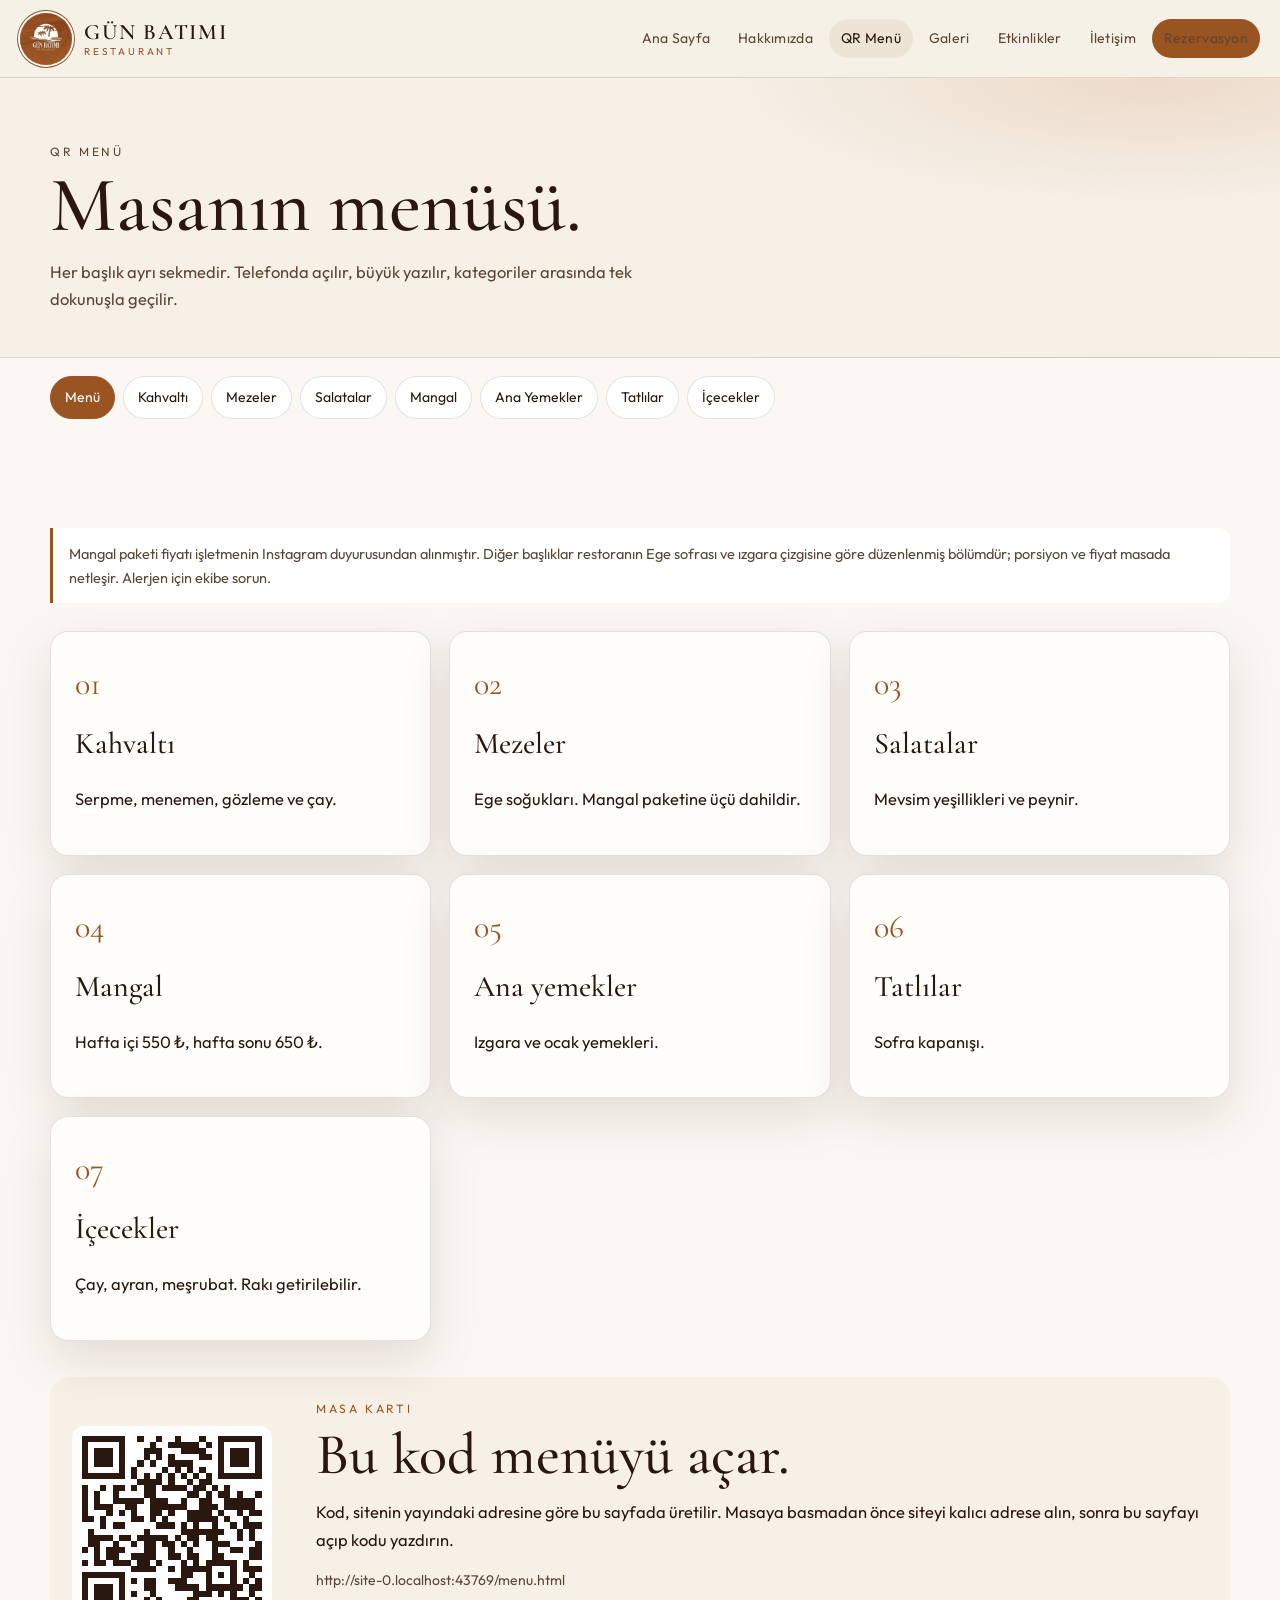
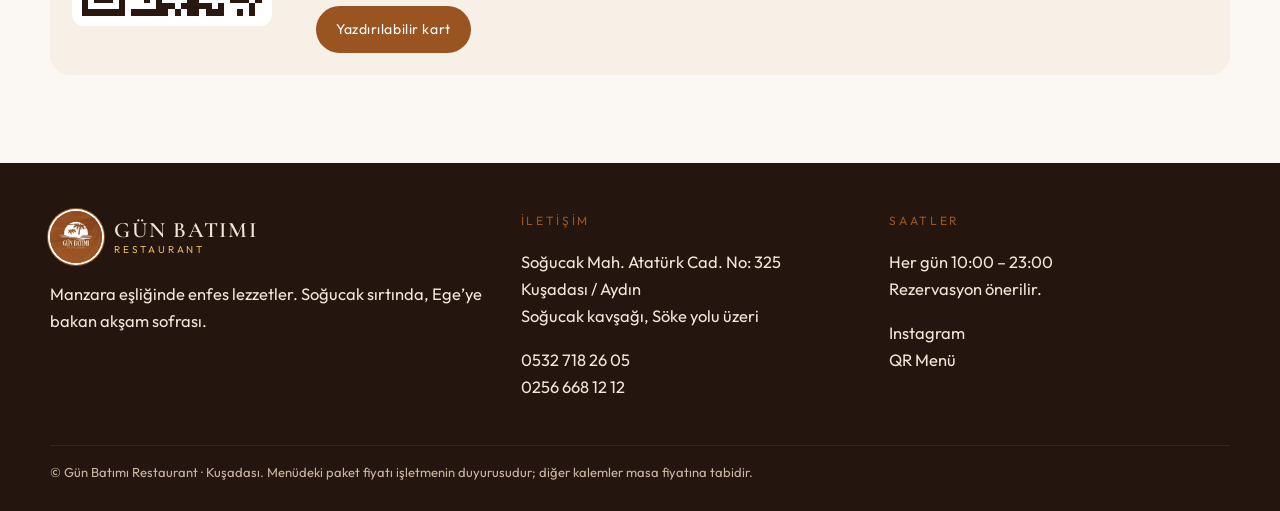
<file: menu.html>
<!DOCTYPE html>
<html lang="tr">
<head>
  <meta charset="utf-8">
  <meta name="viewport" content="width=device-width, initial-scale=1">
  <title>QR Menü · Gün Batımı Restaurant</title>
  <meta name="description" content="Gün Batımı Restaurant, Kuşadası Soğucak. Manzara eşliğinde Ege sofrası, mangal ve canlı müzik.">
  <link rel="icon" href="assets/img/logo.png">
  <link rel="preconnect" href="https://fonts.googleapis.com">
  <link rel="preconnect" href="https://fonts.gstatic.com" crossorigin>
  <link href="https://fonts.googleapis.com/css2?family=Cormorant+Garamond:ital,wght@0,500;0,600;1,500&family=Outfit:wght@300;400;500;600&display=swap" rel="stylesheet">
  <link rel="stylesheet" href="css/style.css">
</head>
<body>
<header class="site-header">
  <div class="header-inner">
    <a class="brand" href="index.html">
      <img src="assets/img/logo.png" alt="Gün Batımı Restaurant logosu">
      <span class="brand-name"><strong>GÜN BATIMI</strong><span>Restaurant</span></span>
    </a>
    <button class="menu-toggle" aria-label="Menüyü aç"><span></span><span></span><span></span></button>
    <nav class="nav">
      <a class="" href="index.html">Ana Sayfa</a>
<a class="" href="hakkimizda.html">Hakkımızda</a>
<a class="active" href="menu.html">QR Menü</a>
<a class="" href="galeri.html">Galeri</a>
<a class="" href="etkinlikler.html">Etkinlikler</a>
<a class="" href="iletisim.html">İletişim</a>
      <a class="btn" href="rezervasyon.html">Rezervasyon</a>
    </nav>
  </div>
</header>

<section class="page-hero"><div class="wrap"><p class="kicker">QR Menü</p><h1>Masanın menüsü.</h1><p>Her başlık ayrı sekmedir. Telefonda açılır, büyük yazılır, kategoriler arasında tek dokunuşla geçilir.</p></div></section>
<div class="wrap"><nav class="cat-nav"><a class="active" href="menu.html">Menü</a><a class="" href="menu/kahvalti.html">Kahvaltı</a><a class="" href="menu/mezeler.html">Mezeler</a><a class="" href="menu/salatalar.html">Salatalar</a><a class="" href="menu/mangal.html">Mangal</a><a class="" href="menu/ana-yemekler.html">Ana Yemekler</a><a class="" href="menu/tatlilar.html">Tatlılar</a><a class="" href="menu/icecekler.html">İçecekler</a></nav></div>
<section class="section">
  <div class="wrap">
    <p class="note">Mangal paketi fiyatı işletmenin Instagram duyurusundan alınmıştır. Diğer başlıklar restoranın Ege sofrası ve ızgara çizgisine göre düzenlenmiş bölümdür; porsiyon ve fiyat masada netleşir. Alerjen için ekibe sorun.</p>
    <div class="cards" style="margin-top:28px">
      <a class="card" href="menu/kahvalti.html"><div class="num">01</div><h3>Kahvaltı</h3><p>Serpme, menemen, gözleme ve çay.</p></a>
      <a class="card" href="menu/mezeler.html"><div class="num">02</div><h3>Mezeler</h3><p>Ege soğukları. Mangal paketine üçü dahildir.</p></a>
      <a class="card" href="menu/salatalar.html"><div class="num">03</div><h3>Salatalar</h3><p>Mevsim yeşillikleri ve peynir.</p></a>
      <a class="card" href="menu/mangal.html"><div class="num">04</div><h3>Mangal</h3><p>Hafta içi 550 ₺, hafta sonu 650 ₺.</p></a>
      <a class="card" href="menu/ana-yemekler.html"><div class="num">05</div><h3>Ana yemekler</h3><p>Izgara ve ocak yemekleri.</p></a>
      <a class="card" href="menu/tatlilar.html"><div class="num">06</div><h3>Tatlılar</h3><p>Sofra kapanışı.</p></a>
      <a class="card" href="menu/icecekler.html"><div class="num">07</div><h3>İçecekler</h3><p>Çay, ayran, meşrubat. Rakı getirilebilir.</p></a>
    </div>
    <div class="qr-box" style="margin-top:36px">
      <div id="qrcode" aria-label="Menü QR kodu"></div>
      <div>
        <p class="kicker">Masa kartı</p>
        <h2>Bu kod menüyü açar.</h2>
        <p>Kod, sitenin yayındaki adresine göre bu sayfada üretilir. Masaya basmadan önce siteyi kalıcı adrese alın, sonra bu sayfayı açıp kodu yazdırın.</p>
        <p id="qr-url" style="font-size:14px;color:#5c4636"></p>
        <a class="btn" href="masa-karti.html">Yazdırılabilir kart</a>
      </div>
    </div>
  </div>
</section>

<footer class="site-footer">
  <div class="wrap foot-grid">
    <div>
      <a class="brand" href="index.html">
        <img src="assets/img/logo.png" alt="">
        <span class="brand-name"><strong>GÜN BATIMI</strong><span>Restaurant</span></span>
      </a>
      <p>Manzara eşliğinde enfes lezzetler. Soğucak sırtında, Ege’ye bakan akşam sofrası.</p>
    </div>
    <div>
      <p class="kicker">İletişim</p>
      <p>Soğucak Mah. Atatürk Cad. No: 325<br>Kuşadası / Aydın<br>Soğucak kavşağı, Söke yolu üzeri</p>
      <p><a href="tel:+905327182605">0532 718 26 05</a><br><a href="tel:+902566681212">0256 668 12 12</a></p>
    </div>
    <div>
      <p class="kicker">Saatler</p>
      <p>Her gün 10:00 – 23:00<br>Rezervasyon önerilir.</p>
      <p><a href="https://www.instagram.com/gunbatimirestaurant.kusadasi/" target="_blank" rel="noopener">Instagram</a><br><a href="menu.html">QR Menü</a></p>
    </div>
  </div>
  <div class="wrap fine">© Gün Batımı Restaurant · Kuşadası. Menüdeki paket fiyatı işletmenin duyurusudur; diğer kalemler masa fiyatına tabidir.</div>
</footer>
<div class="lightbox"><button aria-label="Kapat">×</button><img alt=""></div>
<script src="js/qrcode.min.js"></script>
<script src="js/main.js"></script>
</body>
</html>
</file>
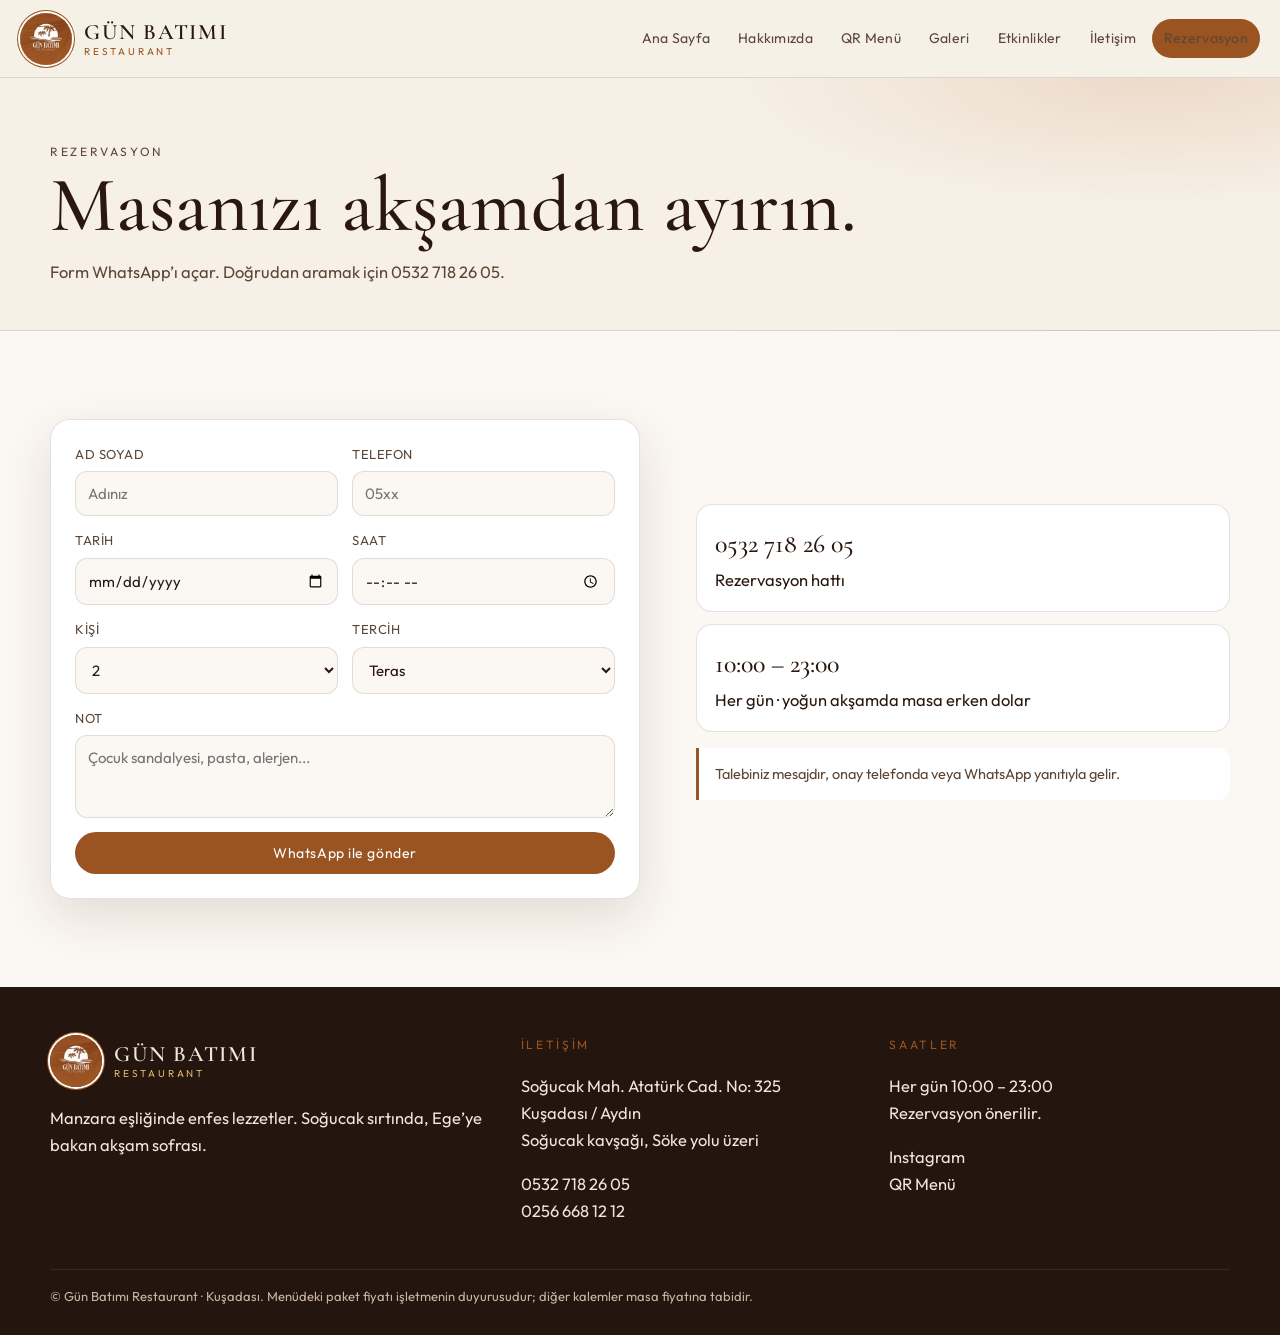
<file: rezervasyon.html>
<!DOCTYPE html>
<html lang="tr">
<head>
  <meta charset="utf-8">
  <meta name="viewport" content="width=device-width, initial-scale=1">
  <title>Rezervasyon · Gün Batımı Restaurant</title>
  <meta name="description" content="Gün Batımı Restaurant, Kuşadası Soğucak. Manzara eşliğinde Ege sofrası, mangal ve canlı müzik.">
  <link rel="icon" href="assets/img/logo.png">
  <link rel="preconnect" href="https://fonts.googleapis.com">
  <link rel="preconnect" href="https://fonts.gstatic.com" crossorigin>
  <link href="https://fonts.googleapis.com/css2?family=Cormorant+Garamond:ital,wght@0,500;0,600;1,500&family=Outfit:wght@300;400;500;600&display=swap" rel="stylesheet">
  <link rel="stylesheet" href="css/style.css">
</head>
<body>
<header class="site-header">
  <div class="header-inner">
    <a class="brand" href="index.html">
      <img src="assets/img/logo.png" alt="Gün Batımı Restaurant logosu">
      <span class="brand-name"><strong>GÜN BATIMI</strong><span>Restaurant</span></span>
    </a>
    <button class="menu-toggle" aria-label="Menüyü aç"><span></span><span></span><span></span></button>
    <nav class="nav">
      <a class="" href="index.html">Ana Sayfa</a>
<a class="" href="hakkimizda.html">Hakkımızda</a>
<a class="" href="menu.html">QR Menü</a>
<a class="" href="galeri.html">Galeri</a>
<a class="" href="etkinlikler.html">Etkinlikler</a>
<a class="" href="iletisim.html">İletişim</a>
      <a class="btn" href="rezervasyon.html">Rezervasyon</a>
    </nav>
  </div>
</header>

<section class="page-hero"><div class="wrap"><p class="kicker">Rezervasyon</p><h1>Masanızı akşamdan ayırın.</h1><p>Form WhatsApp’ı açar. Doğrudan aramak için 0532 718 26 05.</p></div></section>
<section class="section">
  <div class="wrap split">
    <form class="form" id="rez-form">
      <label>Ad soyad<input name="ad" required placeholder="Adınız"></label>
      <label>Telefon<input name="tel" required placeholder="05xx"></label>
      <label>Tarih<input name="tarih" type="date" required></label>
      <label>Saat<input name="saat" type="time" required></label>
      <label>Kişi<select name="kisi"><option>2</option><option>3</option><option>4</option><option>5</option><option>6</option><option>7+</option></select></label>
      <label>Tercih<select name="tercih"><option>Teras</option><option>Salon</option><option>Mangal paketi</option><option>Canlı müzik</option><option>Kahvaltı</option></select></label>
      <label class="full">Not<textarea name="not" rows="3" placeholder="Çocuk sandalyesi, pasta, alerjen..."></textarea></label>
      <button class="btn full" type="submit">WhatsApp ile gönder</button>
    </form>
    <div>
      <div class="info"><b>0532 718 26 05</b><span>Rezervasyon hattı</span></div>
      <div class="info" style="margin-top:12px"><b>10:00 – 23:00</b><span>Her gün · yoğun akşamda masa erken dolar</span></div>
      <p class="note" style="margin-top:16px">Talebiniz mesajdır, onay telefonda veya WhatsApp yanıtıyla gelir.</p>
    </div>
  </div>
</section>

<footer class="site-footer">
  <div class="wrap foot-grid">
    <div>
      <a class="brand" href="index.html">
        <img src="assets/img/logo.png" alt="">
        <span class="brand-name"><strong>GÜN BATIMI</strong><span>Restaurant</span></span>
      </a>
      <p>Manzara eşliğinde enfes lezzetler. Soğucak sırtında, Ege’ye bakan akşam sofrası.</p>
    </div>
    <div>
      <p class="kicker">İletişim</p>
      <p>Soğucak Mah. Atatürk Cad. No: 325<br>Kuşadası / Aydın<br>Soğucak kavşağı, Söke yolu üzeri</p>
      <p><a href="tel:+905327182605">0532 718 26 05</a><br><a href="tel:+902566681212">0256 668 12 12</a></p>
    </div>
    <div>
      <p class="kicker">Saatler</p>
      <p>Her gün 10:00 – 23:00<br>Rezervasyon önerilir.</p>
      <p><a href="https://www.instagram.com/gunbatimirestaurant.kusadasi/" target="_blank" rel="noopener">Instagram</a><br><a href="menu.html">QR Menü</a></p>
    </div>
  </div>
  <div class="wrap fine">© Gün Batımı Restaurant · Kuşadası. Menüdeki paket fiyatı işletmenin duyurusudur; diğer kalemler masa fiyatına tabidir.</div>
</footer>
<div class="lightbox"><button aria-label="Kapat">×</button><img alt=""></div>
<script src="js/qrcode.min.js"></script>
<script src="js/main.js"></script>
</body>
</html>
</file>
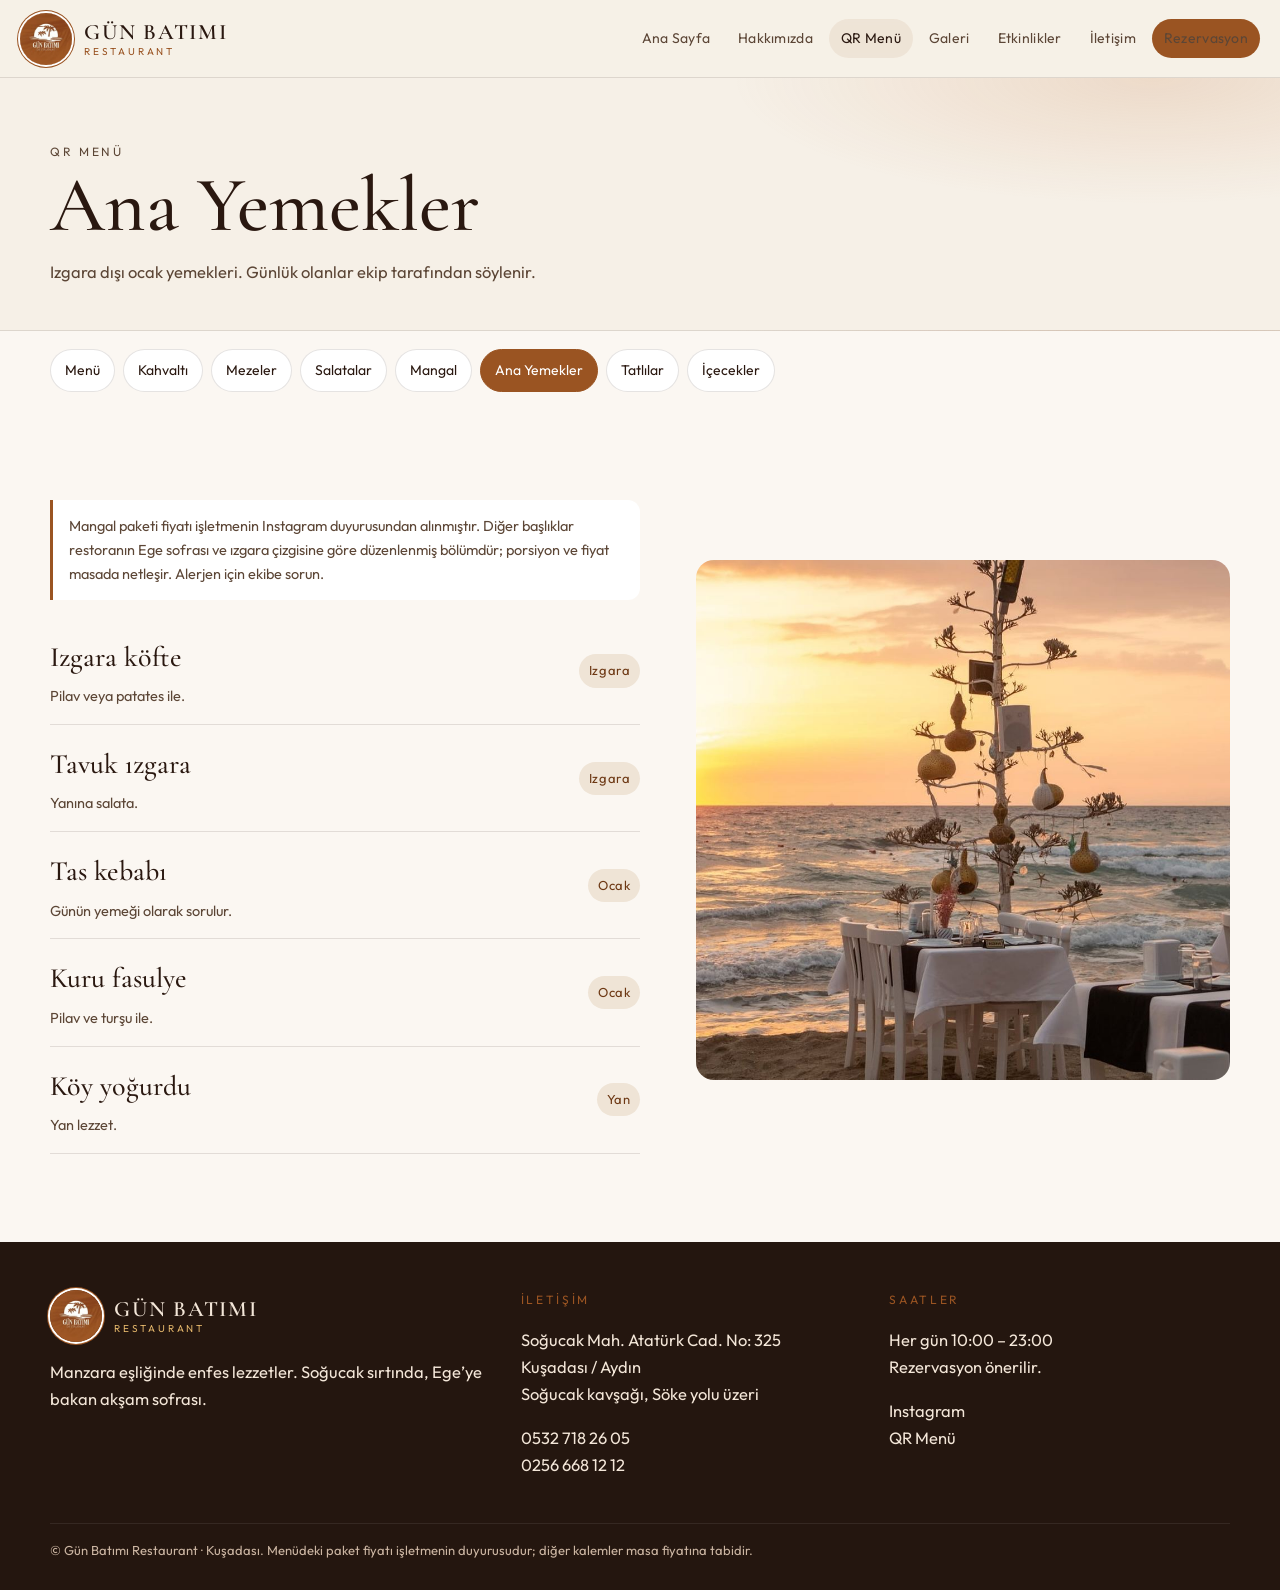
<file: menu/ana-yemekler.html>
<!DOCTYPE html>
<html lang="tr">
<head>
  <meta charset="utf-8">
  <meta name="viewport" content="width=device-width, initial-scale=1">
  <title>Ana Yemekler · Gün Batımı Restaurant</title>
  <meta name="description" content="Gün Batımı Restaurant, Kuşadası Soğucak. Manzara eşliğinde Ege sofrası, mangal ve canlı müzik.">
  <link rel="icon" href="../assets/img/logo.png">
  <link rel="preconnect" href="https://fonts.googleapis.com">
  <link rel="preconnect" href="https://fonts.gstatic.com" crossorigin>
  <link href="https://fonts.googleapis.com/css2?family=Cormorant+Garamond:ital,wght@0,500;0,600;1,500&family=Outfit:wght@300;400;500;600&display=swap" rel="stylesheet">
  <link rel="stylesheet" href="../css/style.css">
</head>
<body>
<header class="site-header">
  <div class="header-inner">
    <a class="brand" href="../index.html">
      <img src="../assets/img/logo.png" alt="Gün Batımı Restaurant logosu">
      <span class="brand-name"><strong>GÜN BATIMI</strong><span>Restaurant</span></span>
    </a>
    <button class="menu-toggle" aria-label="Menüyü aç"><span></span><span></span><span></span></button>
    <nav class="nav">
      <a class="" href="../index.html">Ana Sayfa</a>
<a class="" href="../hakkimizda.html">Hakkımızda</a>
<a class="active" href="../menu.html">QR Menü</a>
<a class="" href="../galeri.html">Galeri</a>
<a class="" href="../etkinlikler.html">Etkinlikler</a>
<a class="" href="../iletisim.html">İletişim</a>
      <a class="btn" href="../rezervasyon.html">Rezervasyon</a>
    </nav>
  </div>
</header>

<section class="page-hero"><div class="wrap"><p class="kicker">QR Menü</p><h1>Ana Yemekler</h1><p>Izgara dışı ocak yemekleri. Günlük olanlar ekip tarafından söylenir.</p></div></section>
<div class="wrap"><nav class="cat-nav"><a class="" href="../menu.html">Menü</a><a class="" href="kahvalti.html">Kahvaltı</a><a class="" href="mezeler.html">Mezeler</a><a class="" href="salatalar.html">Salatalar</a><a class="" href="mangal.html">Mangal</a><a class="active" href="ana-yemekler.html">Ana Yemekler</a><a class="" href="tatlilar.html">Tatlılar</a><a class="" href="icecekler.html">İçecekler</a></nav></div>
<section class="section">
  <div class="wrap split">
    <div>
      <p class="note">Mangal paketi fiyatı işletmenin Instagram duyurusundan alınmıştır. Diğer başlıklar restoranın Ege sofrası ve ızgara çizgisine göre düzenlenmiş bölümdür; porsiyon ve fiyat masada netleşir. Alerjen için ekibe sorun.</p>
      <div class="dish-list"><article class="dish"><div><h3>Izgara köfte</h3><p>Pilav veya patates ile.</p></div><span class="tag">Izgara</span></article><article class="dish"><div><h3>Tavuk ızgara</h3><p>Yanına salata.</p></div><span class="tag">Izgara</span></article><article class="dish"><div><h3>Tas kebabı</h3><p>Günün yemeği olarak sorulur.</p></div><span class="tag">Ocak</span></article><article class="dish"><div><h3>Kuru fasulye</h3><p>Pilav ve turşu ile.</p></div><span class="tag">Ocak</span></article><article class="dish"><div><h3>Köy yoğurdu</h3><p>Yan lezzet.</p></div><span class="tag">Yan</span></article></div>
    </div>
    <div class="frame"><img src="../assets/img/et.jpg" alt="Izgara et"></div>
  </div>
</section>

<footer class="site-footer">
  <div class="wrap foot-grid">
    <div>
      <a class="brand" href="../index.html">
        <img src="../assets/img/logo.png" alt="">
        <span class="brand-name"><strong>GÜN BATIMI</strong><span>Restaurant</span></span>
      </a>
      <p>Manzara eşliğinde enfes lezzetler. Soğucak sırtında, Ege’ye bakan akşam sofrası.</p>
    </div>
    <div>
      <p class="kicker">İletişim</p>
      <p>Soğucak Mah. Atatürk Cad. No: 325<br>Kuşadası / Aydın<br>Soğucak kavşağı, Söke yolu üzeri</p>
      <p><a href="tel:+905327182605">0532 718 26 05</a><br><a href="tel:+902566681212">0256 668 12 12</a></p>
    </div>
    <div>
      <p class="kicker">Saatler</p>
      <p>Her gün 10:00 – 23:00<br>Rezervasyon önerilir.</p>
      <p><a href="https://www.instagram.com/gunbatimirestaurant.kusadasi/" target="_blank" rel="noopener">Instagram</a><br><a href="../menu.html">QR Menü</a></p>
    </div>
  </div>
  <div class="wrap fine">© Gün Batımı Restaurant · Kuşadası. Menüdeki paket fiyatı işletmenin duyurusudur; diğer kalemler masa fiyatına tabidir.</div>
</footer>
<div class="lightbox"><button aria-label="Kapat">×</button><img alt=""></div>
<script src="../js/qrcode.min.js"></script>
<script src="../js/main.js"></script>
</body>
</html>
</file>
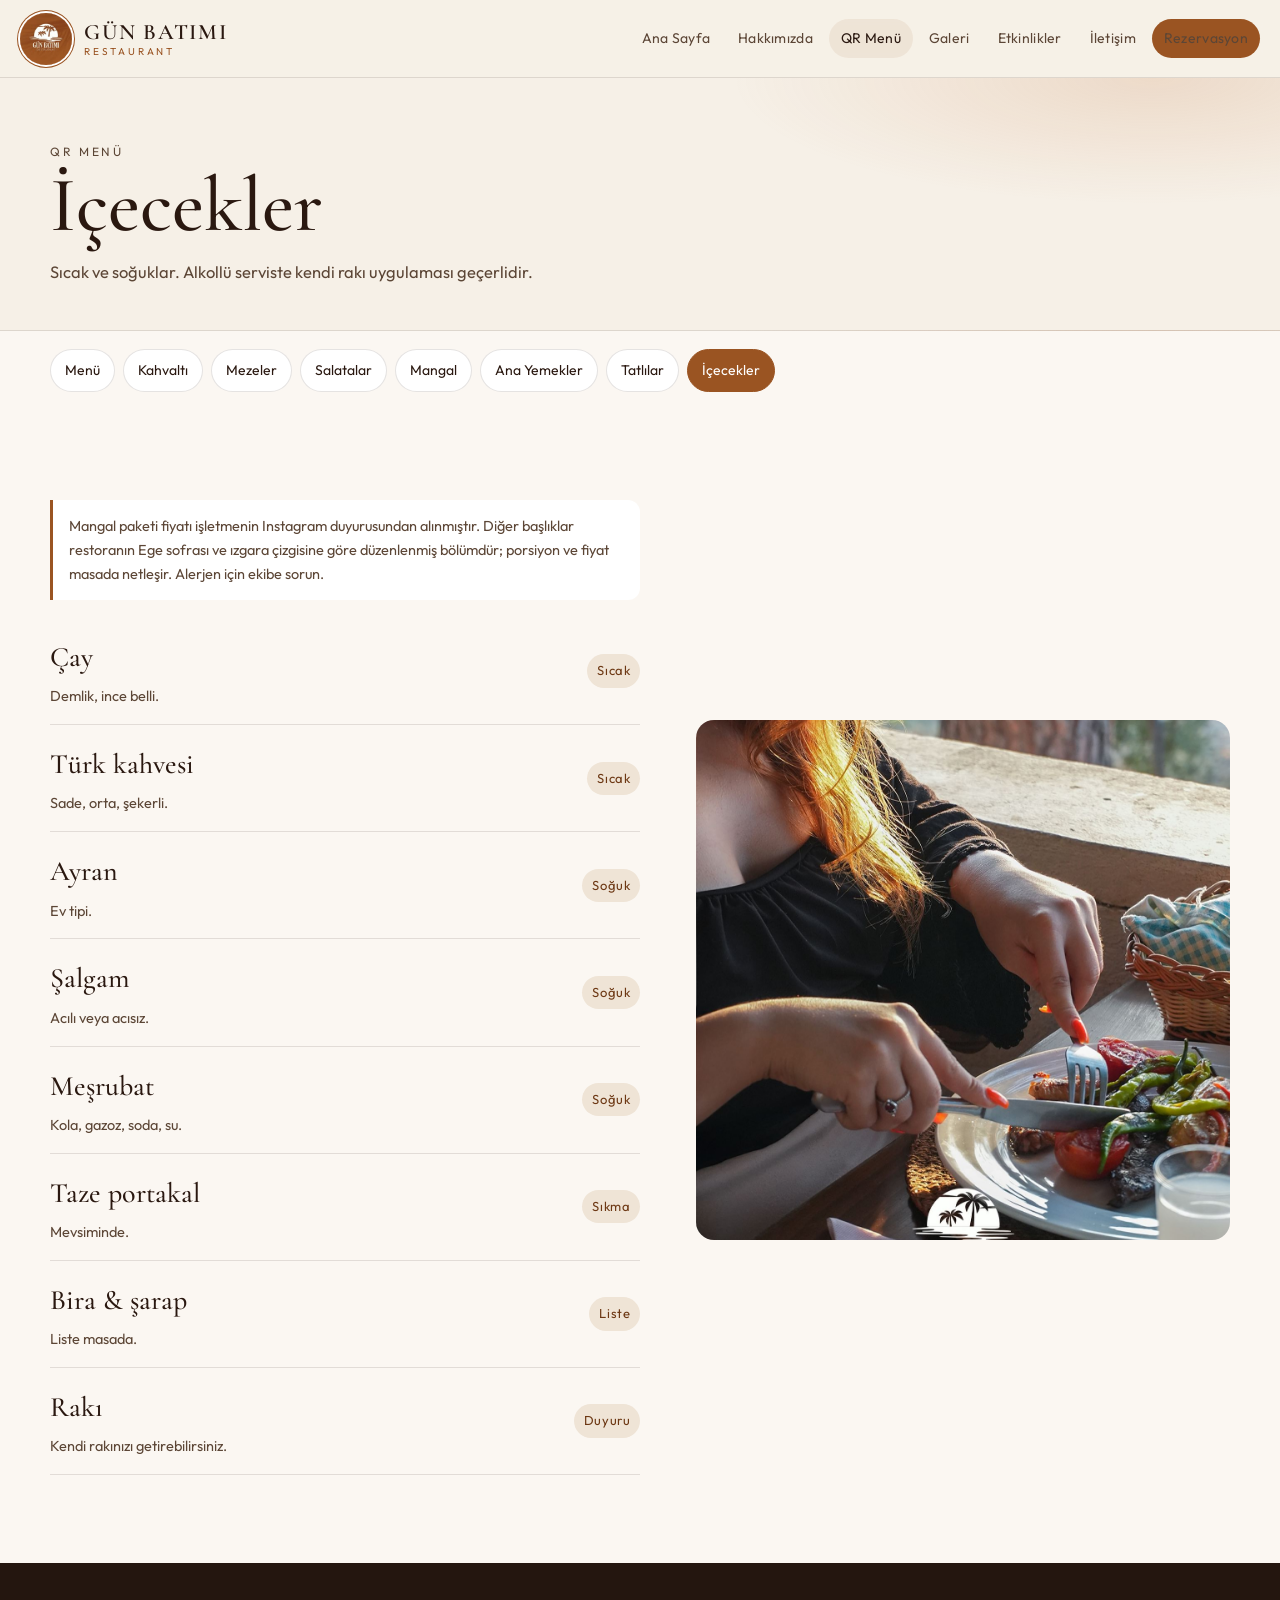
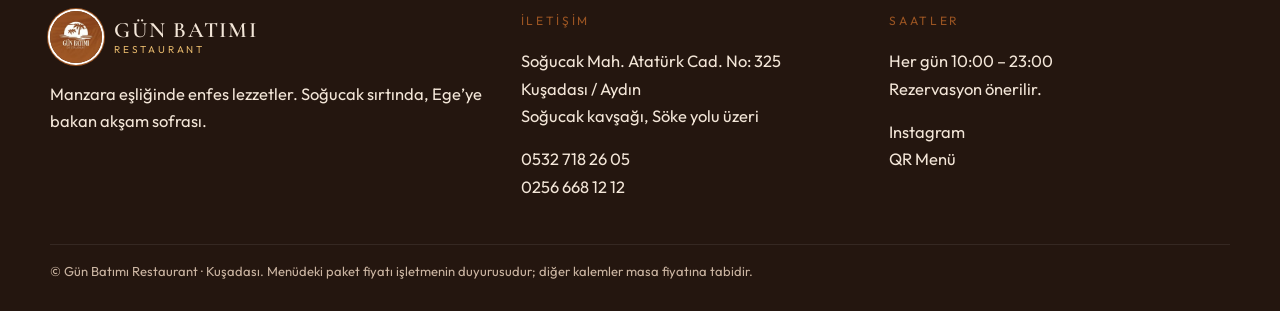
<file: menu/icecekler.html>
<!DOCTYPE html>
<html lang="tr">
<head>
  <meta charset="utf-8">
  <meta name="viewport" content="width=device-width, initial-scale=1">
  <title>İçecekler · Gün Batımı Restaurant</title>
  <meta name="description" content="Gün Batımı Restaurant, Kuşadası Soğucak. Manzara eşliğinde Ege sofrası, mangal ve canlı müzik.">
  <link rel="icon" href="../assets/img/logo.png">
  <link rel="preconnect" href="https://fonts.googleapis.com">
  <link rel="preconnect" href="https://fonts.gstatic.com" crossorigin>
  <link href="https://fonts.googleapis.com/css2?family=Cormorant+Garamond:ital,wght@0,500;0,600;1,500&family=Outfit:wght@300;400;500;600&display=swap" rel="stylesheet">
  <link rel="stylesheet" href="../css/style.css">
</head>
<body>
<header class="site-header">
  <div class="header-inner">
    <a class="brand" href="../index.html">
      <img src="../assets/img/logo.png" alt="Gün Batımı Restaurant logosu">
      <span class="brand-name"><strong>GÜN BATIMI</strong><span>Restaurant</span></span>
    </a>
    <button class="menu-toggle" aria-label="Menüyü aç"><span></span><span></span><span></span></button>
    <nav class="nav">
      <a class="" href="../index.html">Ana Sayfa</a>
<a class="" href="../hakkimizda.html">Hakkımızda</a>
<a class="active" href="../menu.html">QR Menü</a>
<a class="" href="../galeri.html">Galeri</a>
<a class="" href="../etkinlikler.html">Etkinlikler</a>
<a class="" href="../iletisim.html">İletişim</a>
      <a class="btn" href="../rezervasyon.html">Rezervasyon</a>
    </nav>
  </div>
</header>

<section class="page-hero"><div class="wrap"><p class="kicker">QR Menü</p><h1>İçecekler</h1><p>Sıcak ve soğuklar. Alkollü serviste kendi rakı uygulaması geçerlidir.</p></div></section>
<div class="wrap"><nav class="cat-nav"><a class="" href="../menu.html">Menü</a><a class="" href="kahvalti.html">Kahvaltı</a><a class="" href="mezeler.html">Mezeler</a><a class="" href="salatalar.html">Salatalar</a><a class="" href="mangal.html">Mangal</a><a class="" href="ana-yemekler.html">Ana Yemekler</a><a class="" href="tatlilar.html">Tatlılar</a><a class="active" href="icecekler.html">İçecekler</a></nav></div>
<section class="section">
  <div class="wrap split">
    <div>
      <p class="note">Mangal paketi fiyatı işletmenin Instagram duyurusundan alınmıştır. Diğer başlıklar restoranın Ege sofrası ve ızgara çizgisine göre düzenlenmiş bölümdür; porsiyon ve fiyat masada netleşir. Alerjen için ekibe sorun.</p>
      <div class="dish-list"><article class="dish"><div><h3>Çay</h3><p>Demlik, ince belli.</p></div><span class="tag">Sıcak</span></article><article class="dish"><div><h3>Türk kahvesi</h3><p>Sade, orta, şekerli.</p></div><span class="tag">Sıcak</span></article><article class="dish"><div><h3>Ayran</h3><p>Ev tipi.</p></div><span class="tag">Soğuk</span></article><article class="dish"><div><h3>Şalgam</h3><p>Acılı veya acısız.</p></div><span class="tag">Soğuk</span></article><article class="dish"><div><h3>Meşrubat</h3><p>Kola, gazoz, soda, su.</p></div><span class="tag">Soğuk</span></article><article class="dish"><div><h3>Taze portakal</h3><p>Mevsiminde.</p></div><span class="tag">Sıkma</span></article><article class="dish"><div><h3>Bira & şarap</h3><p>Liste masada.</p></div><span class="tag">Liste</span></article><article class="dish"><div><h3>Rakı</h3><p>Kendi rakınızı getirebilirsiniz.</p></div><span class="tag">Duyuru</span></article></div>
    </div>
    <div class="frame"><img src="../assets/img/gece.jpg" alt="Akşam masası"></div>
  </div>
</section>

<footer class="site-footer">
  <div class="wrap foot-grid">
    <div>
      <a class="brand" href="../index.html">
        <img src="../assets/img/logo.png" alt="">
        <span class="brand-name"><strong>GÜN BATIMI</strong><span>Restaurant</span></span>
      </a>
      <p>Manzara eşliğinde enfes lezzetler. Soğucak sırtında, Ege’ye bakan akşam sofrası.</p>
    </div>
    <div>
      <p class="kicker">İletişim</p>
      <p>Soğucak Mah. Atatürk Cad. No: 325<br>Kuşadası / Aydın<br>Soğucak kavşağı, Söke yolu üzeri</p>
      <p><a href="tel:+905327182605">0532 718 26 05</a><br><a href="tel:+902566681212">0256 668 12 12</a></p>
    </div>
    <div>
      <p class="kicker">Saatler</p>
      <p>Her gün 10:00 – 23:00<br>Rezervasyon önerilir.</p>
      <p><a href="https://www.instagram.com/gunbatimirestaurant.kusadasi/" target="_blank" rel="noopener">Instagram</a><br><a href="../menu.html">QR Menü</a></p>
    </div>
  </div>
  <div class="wrap fine">© Gün Batımı Restaurant · Kuşadası. Menüdeki paket fiyatı işletmenin duyurusudur; diğer kalemler masa fiyatına tabidir.</div>
</footer>
<div class="lightbox"><button aria-label="Kapat">×</button><img alt=""></div>
<script src="../js/qrcode.min.js"></script>
<script src="../js/main.js"></script>
</body>
</html>
</file>
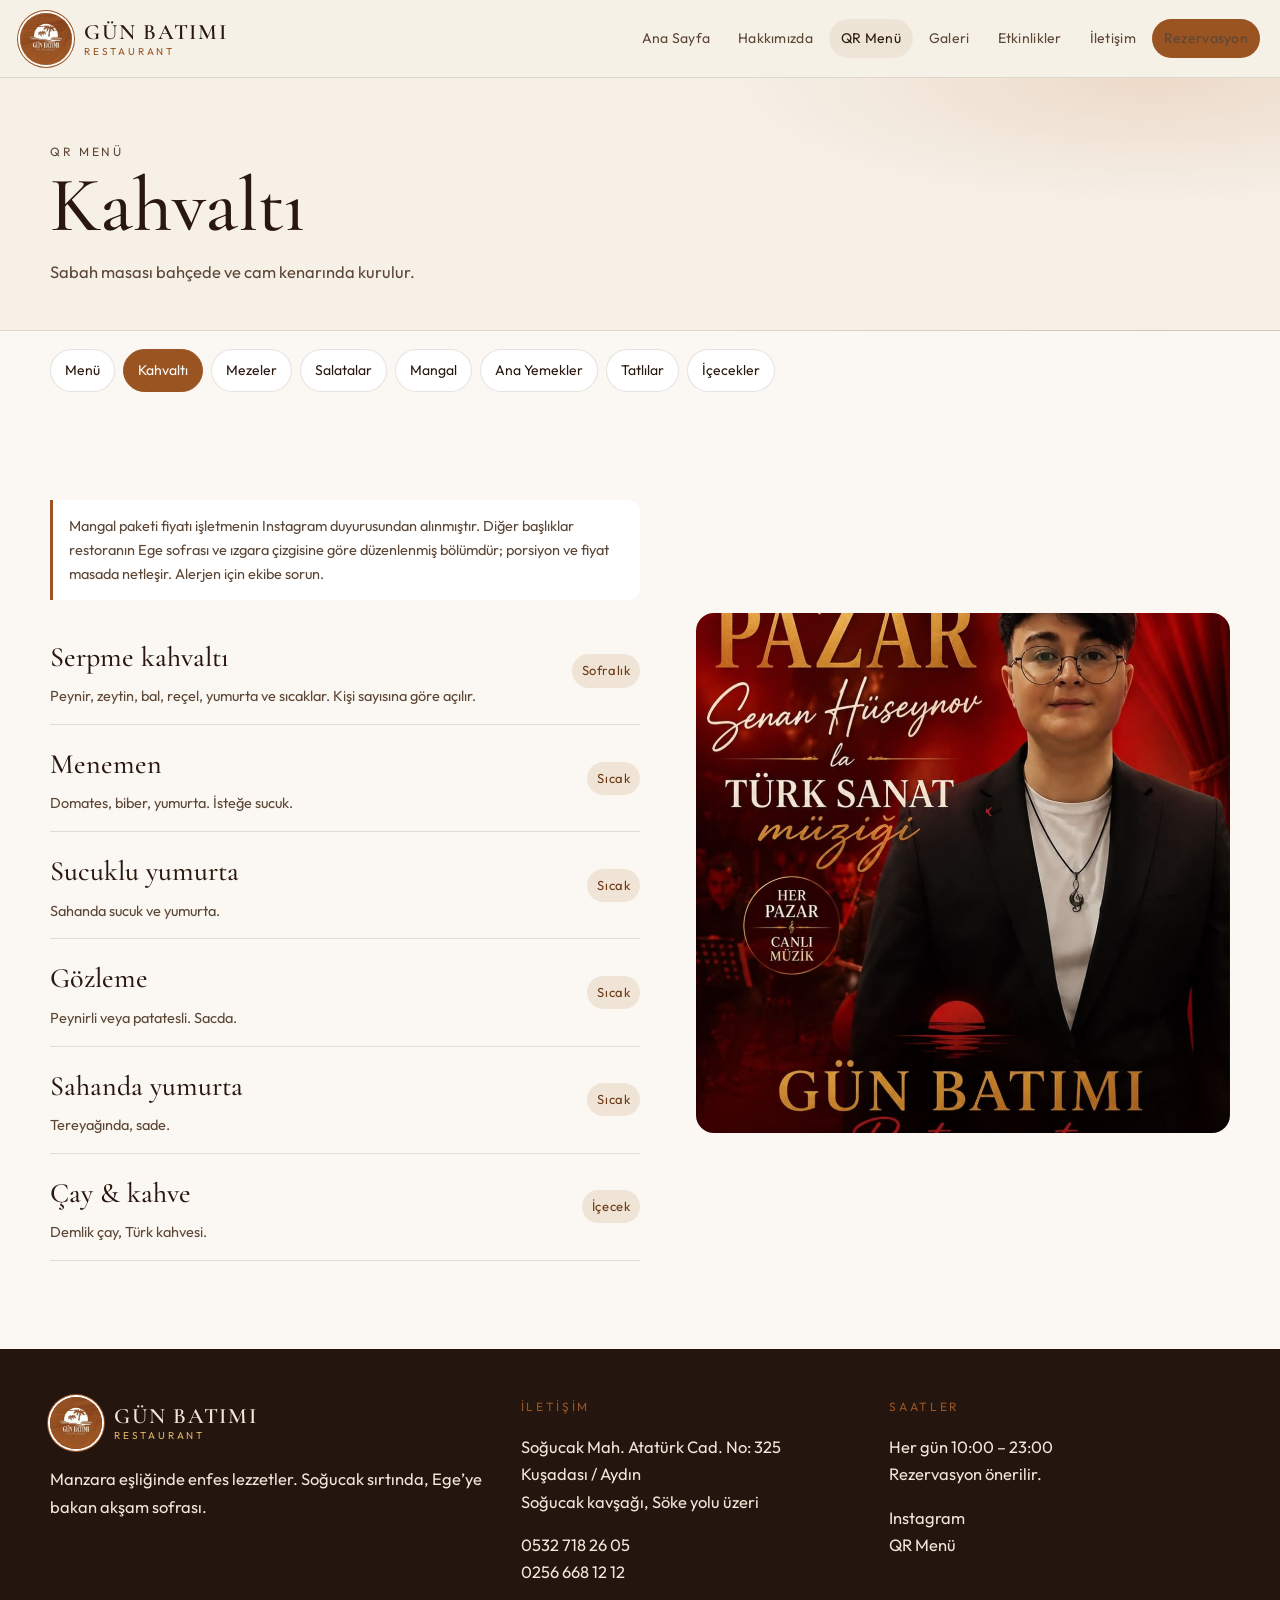
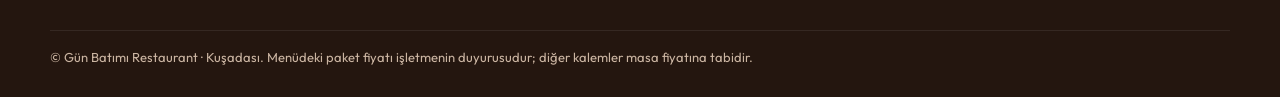
<file: menu/kahvalti.html>
<!DOCTYPE html>
<html lang="tr">
<head>
  <meta charset="utf-8">
  <meta name="viewport" content="width=device-width, initial-scale=1">
  <title>Kahvaltı · Gün Batımı Restaurant</title>
  <meta name="description" content="Gün Batımı Restaurant, Kuşadası Soğucak. Manzara eşliğinde Ege sofrası, mangal ve canlı müzik.">
  <link rel="icon" href="../assets/img/logo.png">
  <link rel="preconnect" href="https://fonts.googleapis.com">
  <link rel="preconnect" href="https://fonts.gstatic.com" crossorigin>
  <link href="https://fonts.googleapis.com/css2?family=Cormorant+Garamond:ital,wght@0,500;0,600;1,500&family=Outfit:wght@300;400;500;600&display=swap" rel="stylesheet">
  <link rel="stylesheet" href="../css/style.css">
</head>
<body>
<header class="site-header">
  <div class="header-inner">
    <a class="brand" href="../index.html">
      <img src="../assets/img/logo.png" alt="Gün Batımı Restaurant logosu">
      <span class="brand-name"><strong>GÜN BATIMI</strong><span>Restaurant</span></span>
    </a>
    <button class="menu-toggle" aria-label="Menüyü aç"><span></span><span></span><span></span></button>
    <nav class="nav">
      <a class="" href="../index.html">Ana Sayfa</a>
<a class="" href="../hakkimizda.html">Hakkımızda</a>
<a class="active" href="../menu.html">QR Menü</a>
<a class="" href="../galeri.html">Galeri</a>
<a class="" href="../etkinlikler.html">Etkinlikler</a>
<a class="" href="../iletisim.html">İletişim</a>
      <a class="btn" href="../rezervasyon.html">Rezervasyon</a>
    </nav>
  </div>
</header>

<section class="page-hero"><div class="wrap"><p class="kicker">QR Menü</p><h1>Kahvaltı</h1><p>Sabah masası bahçede ve cam kenarında kurulur.</p></div></section>
<div class="wrap"><nav class="cat-nav"><a class="" href="../menu.html">Menü</a><a class="active" href="kahvalti.html">Kahvaltı</a><a class="" href="mezeler.html">Mezeler</a><a class="" href="salatalar.html">Salatalar</a><a class="" href="mangal.html">Mangal</a><a class="" href="ana-yemekler.html">Ana Yemekler</a><a class="" href="tatlilar.html">Tatlılar</a><a class="" href="icecekler.html">İçecekler</a></nav></div>
<section class="section">
  <div class="wrap split">
    <div>
      <p class="note">Mangal paketi fiyatı işletmenin Instagram duyurusundan alınmıştır. Diğer başlıklar restoranın Ege sofrası ve ızgara çizgisine göre düzenlenmiş bölümdür; porsiyon ve fiyat masada netleşir. Alerjen için ekibe sorun.</p>
      <div class="dish-list"><article class="dish"><div><h3>Serpme kahvaltı</h3><p>Peynir, zeytin, bal, reçel, yumurta ve sıcaklar. Kişi sayısına göre açılır.</p></div><span class="tag">Sofralık</span></article><article class="dish"><div><h3>Menemen</h3><p>Domates, biber, yumurta. İsteğe sucuk.</p></div><span class="tag">Sıcak</span></article><article class="dish"><div><h3>Sucuklu yumurta</h3><p>Sahanda sucuk ve yumurta.</p></div><span class="tag">Sıcak</span></article><article class="dish"><div><h3>Gözleme</h3><p>Peynirli veya patatesli. Sacda.</p></div><span class="tag">Sıcak</span></article><article class="dish"><div><h3>Sahanda yumurta</h3><p>Tereyağında, sade.</p></div><span class="tag">Sıcak</span></article><article class="dish"><div><h3>Çay & kahve</h3><p>Demlik çay, Türk kahvesi.</p></div><span class="tag">İçecek</span></article></div>
    </div>
    <div class="frame"><img src="../assets/img/kahvalti.jpg" alt="Kahvaltı masası"></div>
  </div>
</section>

<footer class="site-footer">
  <div class="wrap foot-grid">
    <div>
      <a class="brand" href="../index.html">
        <img src="../assets/img/logo.png" alt="">
        <span class="brand-name"><strong>GÜN BATIMI</strong><span>Restaurant</span></span>
      </a>
      <p>Manzara eşliğinde enfes lezzetler. Soğucak sırtında, Ege’ye bakan akşam sofrası.</p>
    </div>
    <div>
      <p class="kicker">İletişim</p>
      <p>Soğucak Mah. Atatürk Cad. No: 325<br>Kuşadası / Aydın<br>Soğucak kavşağı, Söke yolu üzeri</p>
      <p><a href="tel:+905327182605">0532 718 26 05</a><br><a href="tel:+902566681212">0256 668 12 12</a></p>
    </div>
    <div>
      <p class="kicker">Saatler</p>
      <p>Her gün 10:00 – 23:00<br>Rezervasyon önerilir.</p>
      <p><a href="https://www.instagram.com/gunbatimirestaurant.kusadasi/" target="_blank" rel="noopener">Instagram</a><br><a href="../menu.html">QR Menü</a></p>
    </div>
  </div>
  <div class="wrap fine">© Gün Batımı Restaurant · Kuşadası. Menüdeki paket fiyatı işletmenin duyurusudur; diğer kalemler masa fiyatına tabidir.</div>
</footer>
<div class="lightbox"><button aria-label="Kapat">×</button><img alt=""></div>
<script src="../js/qrcode.min.js"></script>
<script src="../js/main.js"></script>
</body>
</html>
</file>
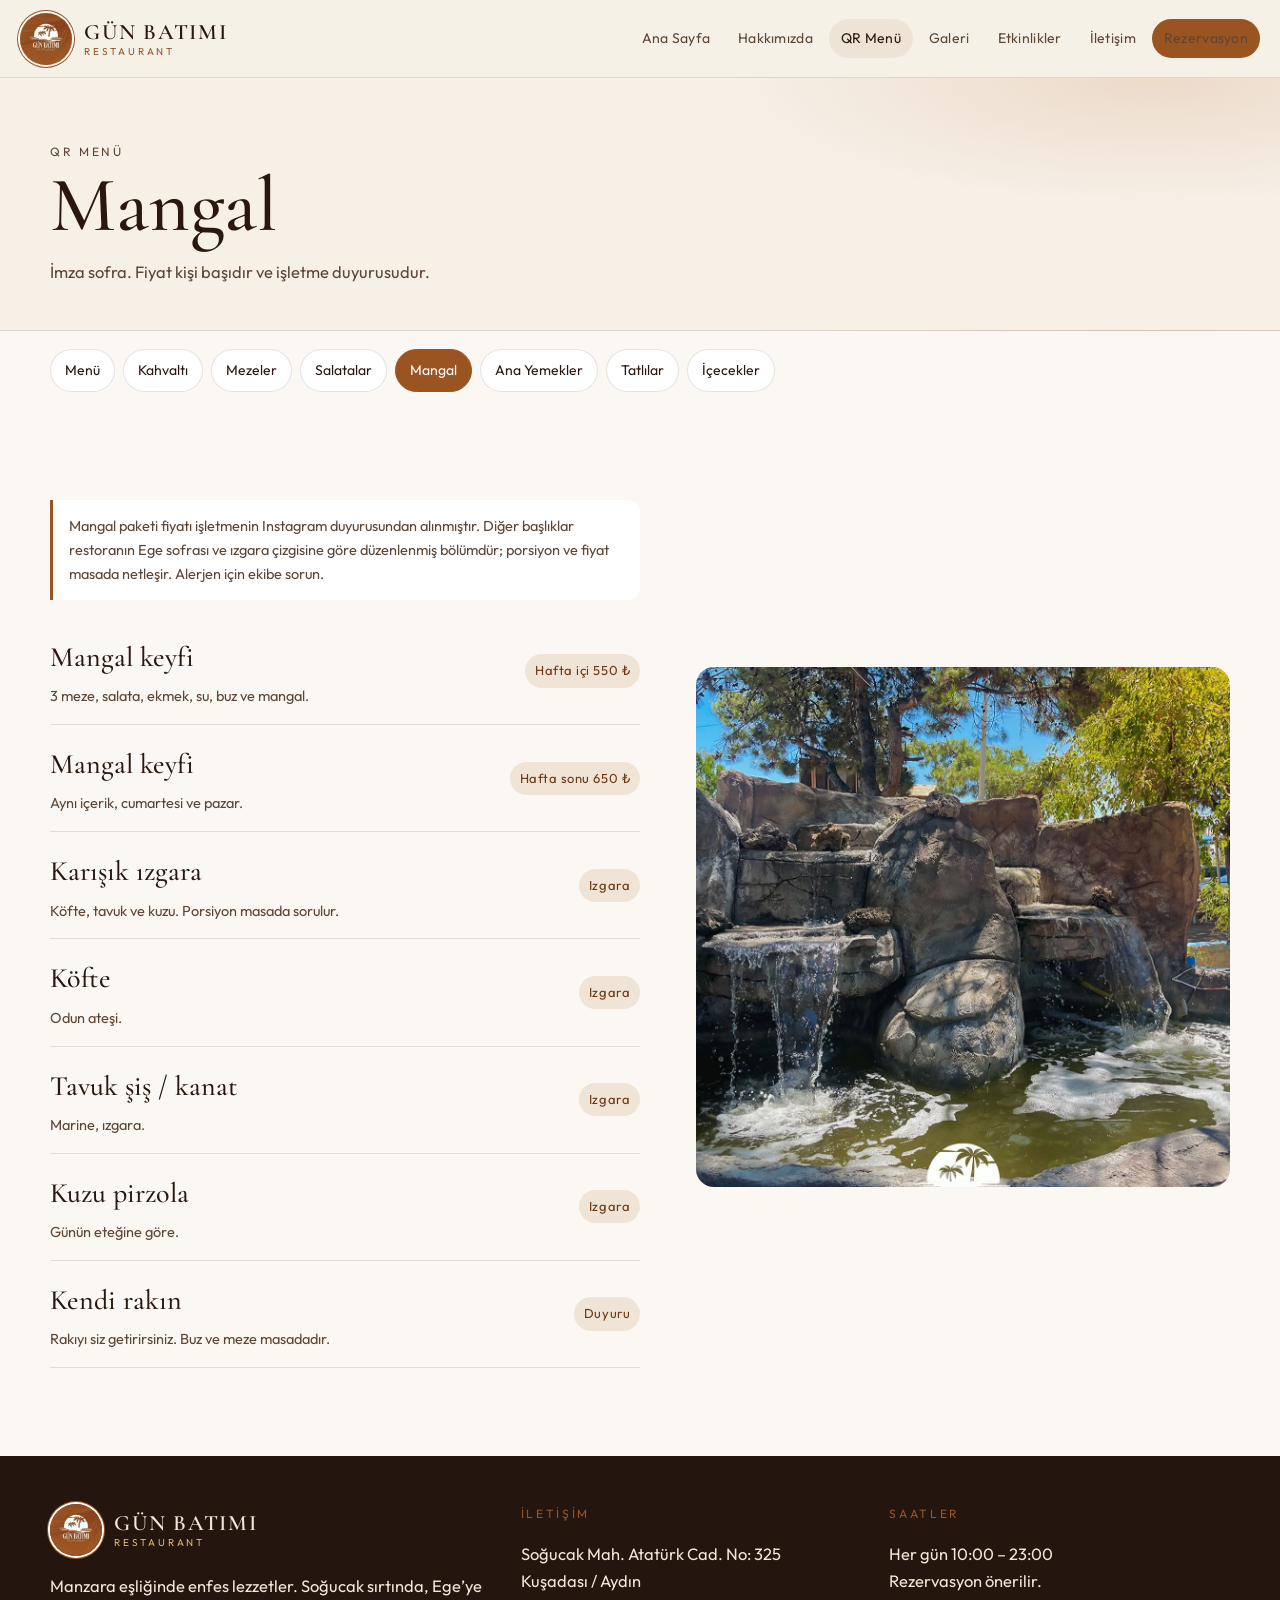
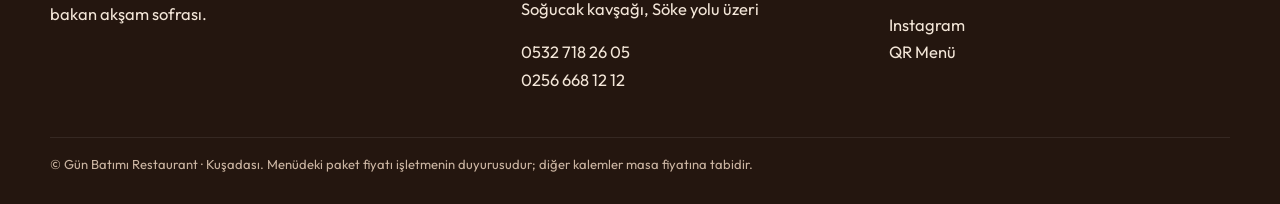
<file: menu/mangal.html>
<!DOCTYPE html>
<html lang="tr">
<head>
  <meta charset="utf-8">
  <meta name="viewport" content="width=device-width, initial-scale=1">
  <title>Mangal · Gün Batımı Restaurant</title>
  <meta name="description" content="Gün Batımı Restaurant, Kuşadası Soğucak. Manzara eşliğinde Ege sofrası, mangal ve canlı müzik.">
  <link rel="icon" href="../assets/img/logo.png">
  <link rel="preconnect" href="https://fonts.googleapis.com">
  <link rel="preconnect" href="https://fonts.gstatic.com" crossorigin>
  <link href="https://fonts.googleapis.com/css2?family=Cormorant+Garamond:ital,wght@0,500;0,600;1,500&family=Outfit:wght@300;400;500;600&display=swap" rel="stylesheet">
  <link rel="stylesheet" href="../css/style.css">
</head>
<body>
<header class="site-header">
  <div class="header-inner">
    <a class="brand" href="../index.html">
      <img src="../assets/img/logo.png" alt="Gün Batımı Restaurant logosu">
      <span class="brand-name"><strong>GÜN BATIMI</strong><span>Restaurant</span></span>
    </a>
    <button class="menu-toggle" aria-label="Menüyü aç"><span></span><span></span><span></span></button>
    <nav class="nav">
      <a class="" href="../index.html">Ana Sayfa</a>
<a class="" href="../hakkimizda.html">Hakkımızda</a>
<a class="active" href="../menu.html">QR Menü</a>
<a class="" href="../galeri.html">Galeri</a>
<a class="" href="../etkinlikler.html">Etkinlikler</a>
<a class="" href="../iletisim.html">İletişim</a>
      <a class="btn" href="../rezervasyon.html">Rezervasyon</a>
    </nav>
  </div>
</header>

<section class="page-hero"><div class="wrap"><p class="kicker">QR Menü</p><h1>Mangal</h1><p>İmza sofra. Fiyat kişi başıdır ve işletme duyurusudur.</p></div></section>
<div class="wrap"><nav class="cat-nav"><a class="" href="../menu.html">Menü</a><a class="" href="kahvalti.html">Kahvaltı</a><a class="" href="mezeler.html">Mezeler</a><a class="" href="salatalar.html">Salatalar</a><a class="active" href="mangal.html">Mangal</a><a class="" href="ana-yemekler.html">Ana Yemekler</a><a class="" href="tatlilar.html">Tatlılar</a><a class="" href="icecekler.html">İçecekler</a></nav></div>
<section class="section">
  <div class="wrap split">
    <div>
      <p class="note">Mangal paketi fiyatı işletmenin Instagram duyurusundan alınmıştır. Diğer başlıklar restoranın Ege sofrası ve ızgara çizgisine göre düzenlenmiş bölümdür; porsiyon ve fiyat masada netleşir. Alerjen için ekibe sorun.</p>
      <div class="dish-list"><article class="dish"><div><h3>Mangal keyfi</h3><p>3 meze, salata, ekmek, su, buz ve mangal.</p></div><span class="tag">Hafta içi 550 ₺</span></article><article class="dish"><div><h3>Mangal keyfi</h3><p>Aynı içerik, cumartesi ve pazar.</p></div><span class="tag">Hafta sonu 650 ₺</span></article><article class="dish"><div><h3>Karışık ızgara</h3><p>Köfte, tavuk ve kuzu. Porsiyon masada sorulur.</p></div><span class="tag">Izgara</span></article><article class="dish"><div><h3>Köfte</h3><p>Odun ateşi.</p></div><span class="tag">Izgara</span></article><article class="dish"><div><h3>Tavuk şiş / kanat</h3><p>Marine, ızgara.</p></div><span class="tag">Izgara</span></article><article class="dish"><div><h3>Kuzu pirzola</h3><p>Günün eteğine göre.</p></div><span class="tag">Izgara</span></article><article class="dish"><div><h3>Kendi rakın</h3><p>Rakıyı siz getirirsiniz. Buz ve meze masadadır.</p></div><span class="tag">Duyuru</span></article></div>
    </div>
    <div class="frame"><img src="../assets/img/mangal.jpg" alt="Mangal"></div>
  </div>
</section>

<footer class="site-footer">
  <div class="wrap foot-grid">
    <div>
      <a class="brand" href="../index.html">
        <img src="../assets/img/logo.png" alt="">
        <span class="brand-name"><strong>GÜN BATIMI</strong><span>Restaurant</span></span>
      </a>
      <p>Manzara eşliğinde enfes lezzetler. Soğucak sırtında, Ege’ye bakan akşam sofrası.</p>
    </div>
    <div>
      <p class="kicker">İletişim</p>
      <p>Soğucak Mah. Atatürk Cad. No: 325<br>Kuşadası / Aydın<br>Soğucak kavşağı, Söke yolu üzeri</p>
      <p><a href="tel:+905327182605">0532 718 26 05</a><br><a href="tel:+902566681212">0256 668 12 12</a></p>
    </div>
    <div>
      <p class="kicker">Saatler</p>
      <p>Her gün 10:00 – 23:00<br>Rezervasyon önerilir.</p>
      <p><a href="https://www.instagram.com/gunbatimirestaurant.kusadasi/" target="_blank" rel="noopener">Instagram</a><br><a href="../menu.html">QR Menü</a></p>
    </div>
  </div>
  <div class="wrap fine">© Gün Batımı Restaurant · Kuşadası. Menüdeki paket fiyatı işletmenin duyurusudur; diğer kalemler masa fiyatına tabidir.</div>
</footer>
<div class="lightbox"><button aria-label="Kapat">×</button><img alt=""></div>
<script src="../js/qrcode.min.js"></script>
<script src="../js/main.js"></script>
</body>
</html>
</file>
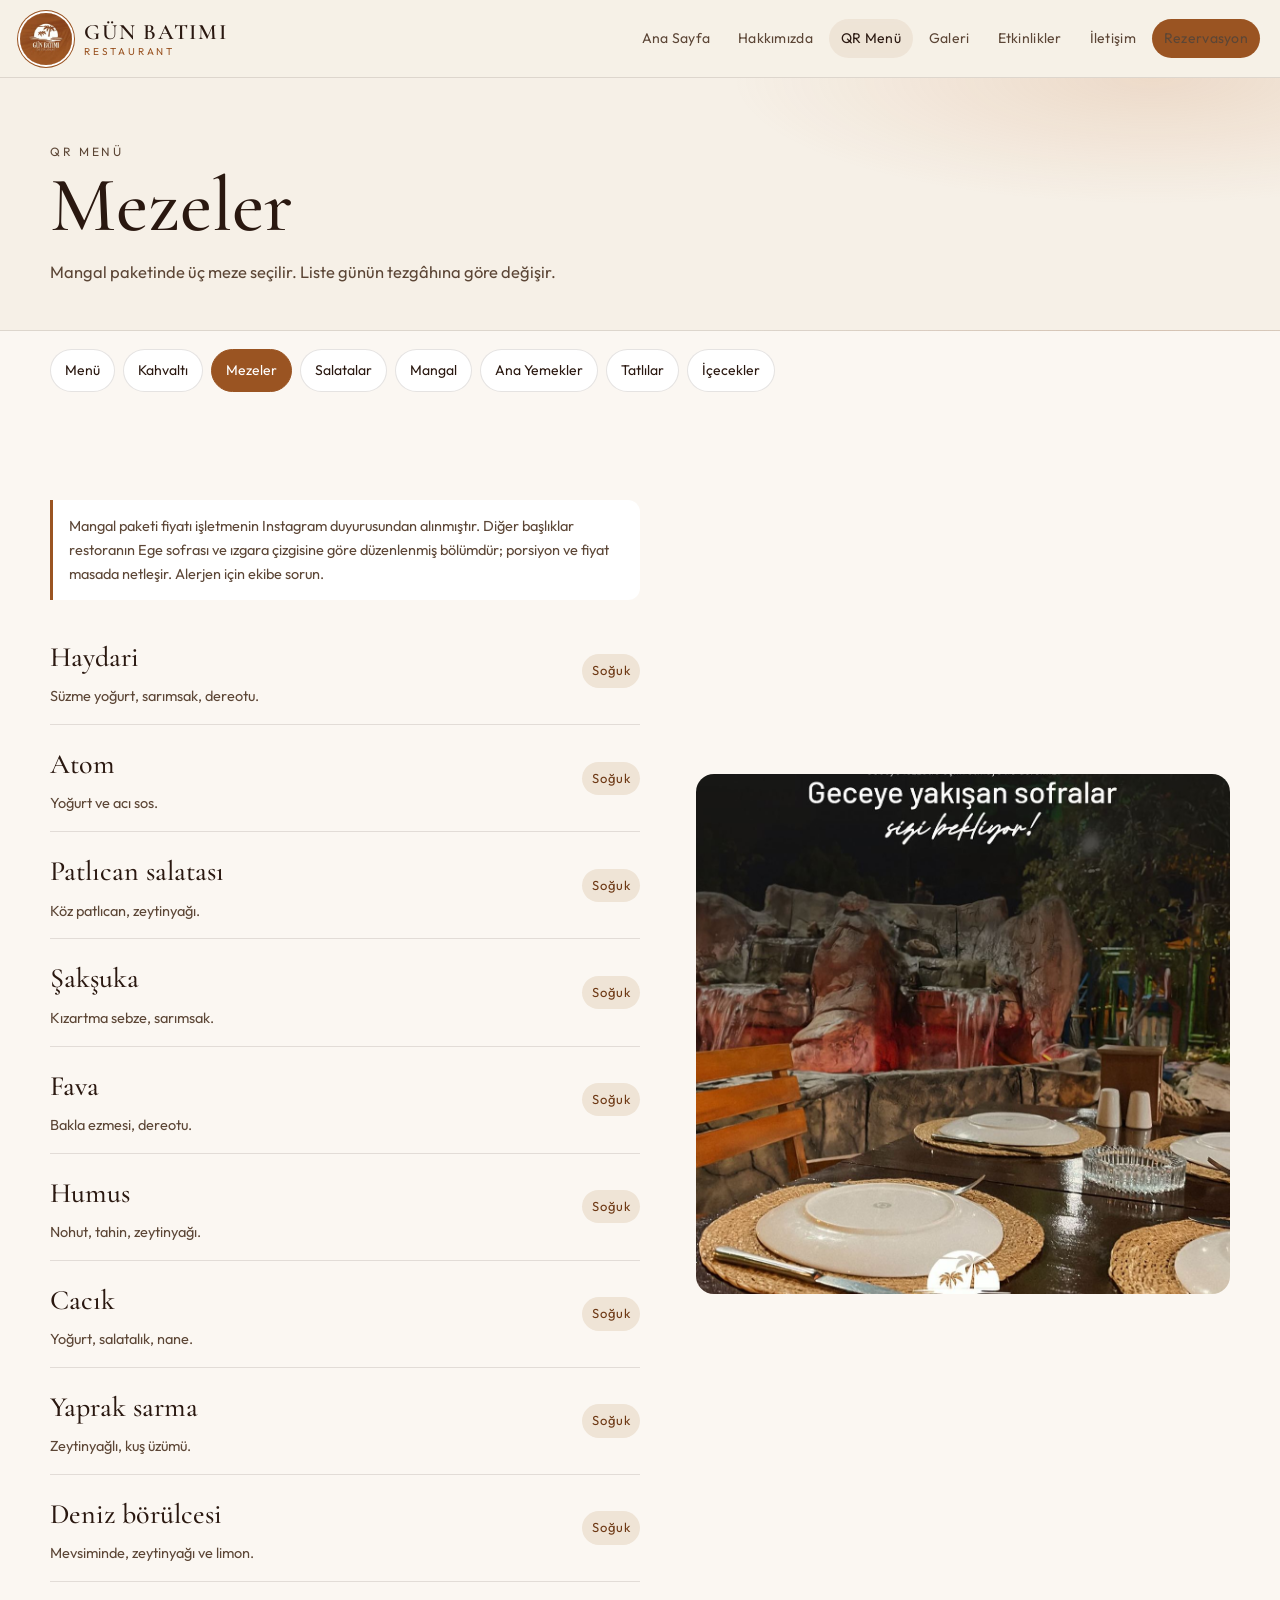
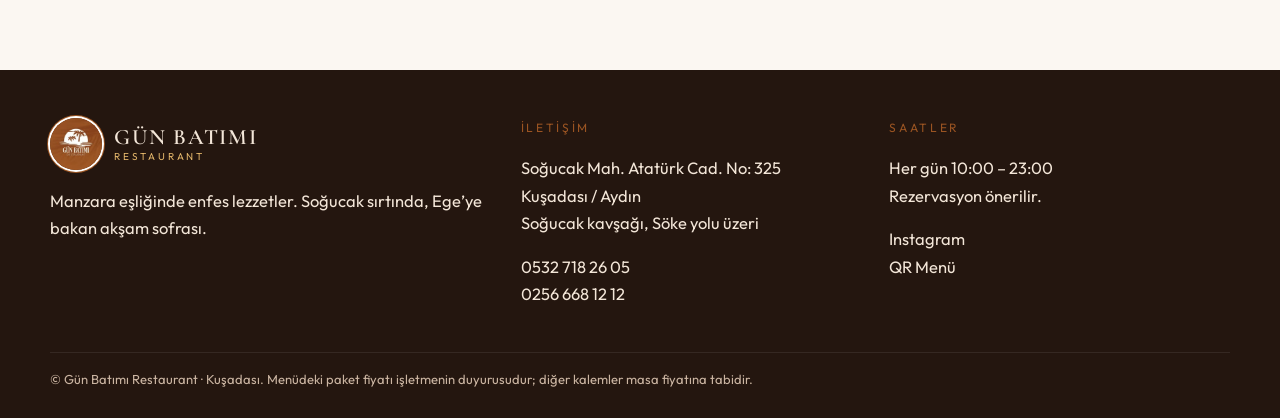
<file: menu/mezeler.html>
<!DOCTYPE html>
<html lang="tr">
<head>
  <meta charset="utf-8">
  <meta name="viewport" content="width=device-width, initial-scale=1">
  <title>Mezeler · Gün Batımı Restaurant</title>
  <meta name="description" content="Gün Batımı Restaurant, Kuşadası Soğucak. Manzara eşliğinde Ege sofrası, mangal ve canlı müzik.">
  <link rel="icon" href="../assets/img/logo.png">
  <link rel="preconnect" href="https://fonts.googleapis.com">
  <link rel="preconnect" href="https://fonts.gstatic.com" crossorigin>
  <link href="https://fonts.googleapis.com/css2?family=Cormorant+Garamond:ital,wght@0,500;0,600;1,500&family=Outfit:wght@300;400;500;600&display=swap" rel="stylesheet">
  <link rel="stylesheet" href="../css/style.css">
</head>
<body>
<header class="site-header">
  <div class="header-inner">
    <a class="brand" href="../index.html">
      <img src="../assets/img/logo.png" alt="Gün Batımı Restaurant logosu">
      <span class="brand-name"><strong>GÜN BATIMI</strong><span>Restaurant</span></span>
    </a>
    <button class="menu-toggle" aria-label="Menüyü aç"><span></span><span></span><span></span></button>
    <nav class="nav">
      <a class="" href="../index.html">Ana Sayfa</a>
<a class="" href="../hakkimizda.html">Hakkımızda</a>
<a class="active" href="../menu.html">QR Menü</a>
<a class="" href="../galeri.html">Galeri</a>
<a class="" href="../etkinlikler.html">Etkinlikler</a>
<a class="" href="../iletisim.html">İletişim</a>
      <a class="btn" href="../rezervasyon.html">Rezervasyon</a>
    </nav>
  </div>
</header>

<section class="page-hero"><div class="wrap"><p class="kicker">QR Menü</p><h1>Mezeler</h1><p>Mangal paketinde üç meze seçilir. Liste günün tezgâhına göre değişir.</p></div></section>
<div class="wrap"><nav class="cat-nav"><a class="" href="../menu.html">Menü</a><a class="" href="kahvalti.html">Kahvaltı</a><a class="active" href="mezeler.html">Mezeler</a><a class="" href="salatalar.html">Salatalar</a><a class="" href="mangal.html">Mangal</a><a class="" href="ana-yemekler.html">Ana Yemekler</a><a class="" href="tatlilar.html">Tatlılar</a><a class="" href="icecekler.html">İçecekler</a></nav></div>
<section class="section">
  <div class="wrap split">
    <div>
      <p class="note">Mangal paketi fiyatı işletmenin Instagram duyurusundan alınmıştır. Diğer başlıklar restoranın Ege sofrası ve ızgara çizgisine göre düzenlenmiş bölümdür; porsiyon ve fiyat masada netleşir. Alerjen için ekibe sorun.</p>
      <div class="dish-list"><article class="dish"><div><h3>Haydari</h3><p>Süzme yoğurt, sarımsak, dereotu.</p></div><span class="tag">Soğuk</span></article><article class="dish"><div><h3>Atom</h3><p>Yoğurt ve acı sos.</p></div><span class="tag">Soğuk</span></article><article class="dish"><div><h3>Patlıcan salatası</h3><p>Köz patlıcan, zeytinyağı.</p></div><span class="tag">Soğuk</span></article><article class="dish"><div><h3>Şakşuka</h3><p>Kızartma sebze, sarımsak.</p></div><span class="tag">Soğuk</span></article><article class="dish"><div><h3>Fava</h3><p>Bakla ezmesi, dereotu.</p></div><span class="tag">Soğuk</span></article><article class="dish"><div><h3>Humus</h3><p>Nohut, tahin, zeytinyağı.</p></div><span class="tag">Soğuk</span></article><article class="dish"><div><h3>Cacık</h3><p>Yoğurt, salatalık, nane.</p></div><span class="tag">Soğuk</span></article><article class="dish"><div><h3>Yaprak sarma</h3><p>Zeytinyağlı, kuş üzümü.</p></div><span class="tag">Soğuk</span></article><article class="dish"><div><h3>Deniz börülcesi</h3><p>Mevsiminde, zeytinyağı ve limon.</p></div><span class="tag">Soğuk</span></article></div>
    </div>
    <div class="frame"><img src="../assets/img/tabak.jpg" alt="Meze tabağı"></div>
  </div>
</section>

<footer class="site-footer">
  <div class="wrap foot-grid">
    <div>
      <a class="brand" href="../index.html">
        <img src="../assets/img/logo.png" alt="">
        <span class="brand-name"><strong>GÜN BATIMI</strong><span>Restaurant</span></span>
      </a>
      <p>Manzara eşliğinde enfes lezzetler. Soğucak sırtında, Ege’ye bakan akşam sofrası.</p>
    </div>
    <div>
      <p class="kicker">İletişim</p>
      <p>Soğucak Mah. Atatürk Cad. No: 325<br>Kuşadası / Aydın<br>Soğucak kavşağı, Söke yolu üzeri</p>
      <p><a href="tel:+905327182605">0532 718 26 05</a><br><a href="tel:+902566681212">0256 668 12 12</a></p>
    </div>
    <div>
      <p class="kicker">Saatler</p>
      <p>Her gün 10:00 – 23:00<br>Rezervasyon önerilir.</p>
      <p><a href="https://www.instagram.com/gunbatimirestaurant.kusadasi/" target="_blank" rel="noopener">Instagram</a><br><a href="../menu.html">QR Menü</a></p>
    </div>
  </div>
  <div class="wrap fine">© Gün Batımı Restaurant · Kuşadası. Menüdeki paket fiyatı işletmenin duyurusudur; diğer kalemler masa fiyatına tabidir.</div>
</footer>
<div class="lightbox"><button aria-label="Kapat">×</button><img alt=""></div>
<script src="../js/qrcode.min.js"></script>
<script src="../js/main.js"></script>
</body>
</html>
</file>
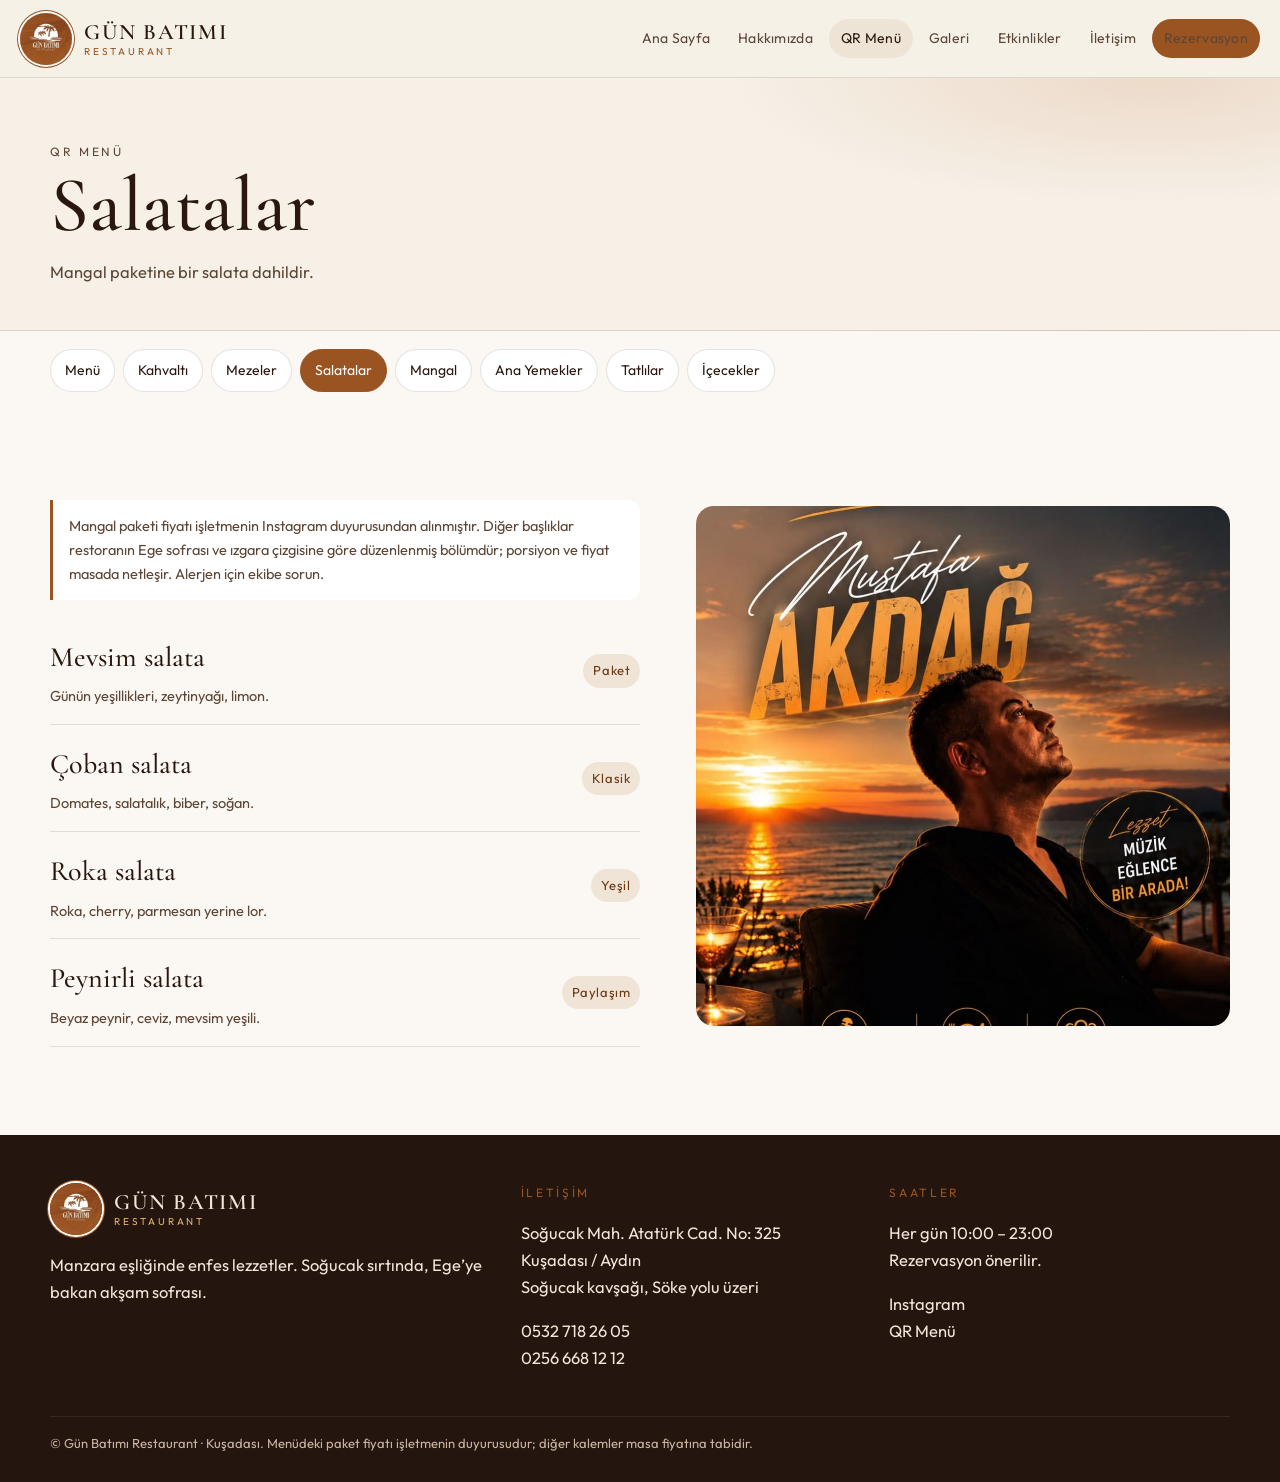
<file: menu/salatalar.html>
<!DOCTYPE html>
<html lang="tr">
<head>
  <meta charset="utf-8">
  <meta name="viewport" content="width=device-width, initial-scale=1">
  <title>Salatalar · Gün Batımı Restaurant</title>
  <meta name="description" content="Gün Batımı Restaurant, Kuşadası Soğucak. Manzara eşliğinde Ege sofrası, mangal ve canlı müzik.">
  <link rel="icon" href="../assets/img/logo.png">
  <link rel="preconnect" href="https://fonts.googleapis.com">
  <link rel="preconnect" href="https://fonts.gstatic.com" crossorigin>
  <link href="https://fonts.googleapis.com/css2?family=Cormorant+Garamond:ital,wght@0,500;0,600;1,500&family=Outfit:wght@300;400;500;600&display=swap" rel="stylesheet">
  <link rel="stylesheet" href="../css/style.css">
</head>
<body>
<header class="site-header">
  <div class="header-inner">
    <a class="brand" href="../index.html">
      <img src="../assets/img/logo.png" alt="Gün Batımı Restaurant logosu">
      <span class="brand-name"><strong>GÜN BATIMI</strong><span>Restaurant</span></span>
    </a>
    <button class="menu-toggle" aria-label="Menüyü aç"><span></span><span></span><span></span></button>
    <nav class="nav">
      <a class="" href="../index.html">Ana Sayfa</a>
<a class="" href="../hakkimizda.html">Hakkımızda</a>
<a class="active" href="../menu.html">QR Menü</a>
<a class="" href="../galeri.html">Galeri</a>
<a class="" href="../etkinlikler.html">Etkinlikler</a>
<a class="" href="../iletisim.html">İletişim</a>
      <a class="btn" href="../rezervasyon.html">Rezervasyon</a>
    </nav>
  </div>
</header>

<section class="page-hero"><div class="wrap"><p class="kicker">QR Menü</p><h1>Salatalar</h1><p>Mangal paketine bir salata dahildir.</p></div></section>
<div class="wrap"><nav class="cat-nav"><a class="" href="../menu.html">Menü</a><a class="" href="kahvalti.html">Kahvaltı</a><a class="" href="mezeler.html">Mezeler</a><a class="active" href="salatalar.html">Salatalar</a><a class="" href="mangal.html">Mangal</a><a class="" href="ana-yemekler.html">Ana Yemekler</a><a class="" href="tatlilar.html">Tatlılar</a><a class="" href="icecekler.html">İçecekler</a></nav></div>
<section class="section">
  <div class="wrap split">
    <div>
      <p class="note">Mangal paketi fiyatı işletmenin Instagram duyurusundan alınmıştır. Diğer başlıklar restoranın Ege sofrası ve ızgara çizgisine göre düzenlenmiş bölümdür; porsiyon ve fiyat masada netleşir. Alerjen için ekibe sorun.</p>
      <div class="dish-list"><article class="dish"><div><h3>Mevsim salata</h3><p>Günün yeşillikleri, zeytinyağı, limon.</p></div><span class="tag">Paket</span></article><article class="dish"><div><h3>Çoban salata</h3><p>Domates, salatalık, biber, soğan.</p></div><span class="tag">Klasik</span></article><article class="dish"><div><h3>Roka salata</h3><p>Roka, cherry, parmesan yerine lor.</p></div><span class="tag">Yeşil</span></article><article class="dish"><div><h3>Peynirli salata</h3><p>Beyaz peynir, ceviz, mevsim yeşili.</p></div><span class="tag">Paylaşım</span></article></div>
    </div>
    <div class="frame"><img src="../assets/img/salata.jpg" alt="Salata"></div>
  </div>
</section>

<footer class="site-footer">
  <div class="wrap foot-grid">
    <div>
      <a class="brand" href="../index.html">
        <img src="../assets/img/logo.png" alt="">
        <span class="brand-name"><strong>GÜN BATIMI</strong><span>Restaurant</span></span>
      </a>
      <p>Manzara eşliğinde enfes lezzetler. Soğucak sırtında, Ege’ye bakan akşam sofrası.</p>
    </div>
    <div>
      <p class="kicker">İletişim</p>
      <p>Soğucak Mah. Atatürk Cad. No: 325<br>Kuşadası / Aydın<br>Soğucak kavşağı, Söke yolu üzeri</p>
      <p><a href="tel:+905327182605">0532 718 26 05</a><br><a href="tel:+902566681212">0256 668 12 12</a></p>
    </div>
    <div>
      <p class="kicker">Saatler</p>
      <p>Her gün 10:00 – 23:00<br>Rezervasyon önerilir.</p>
      <p><a href="https://www.instagram.com/gunbatimirestaurant.kusadasi/" target="_blank" rel="noopener">Instagram</a><br><a href="../menu.html">QR Menü</a></p>
    </div>
  </div>
  <div class="wrap fine">© Gün Batımı Restaurant · Kuşadası. Menüdeki paket fiyatı işletmenin duyurusudur; diğer kalemler masa fiyatına tabidir.</div>
</footer>
<div class="lightbox"><button aria-label="Kapat">×</button><img alt=""></div>
<script src="../js/qrcode.min.js"></script>
<script src="../js/main.js"></script>
</body>
</html>
</file>
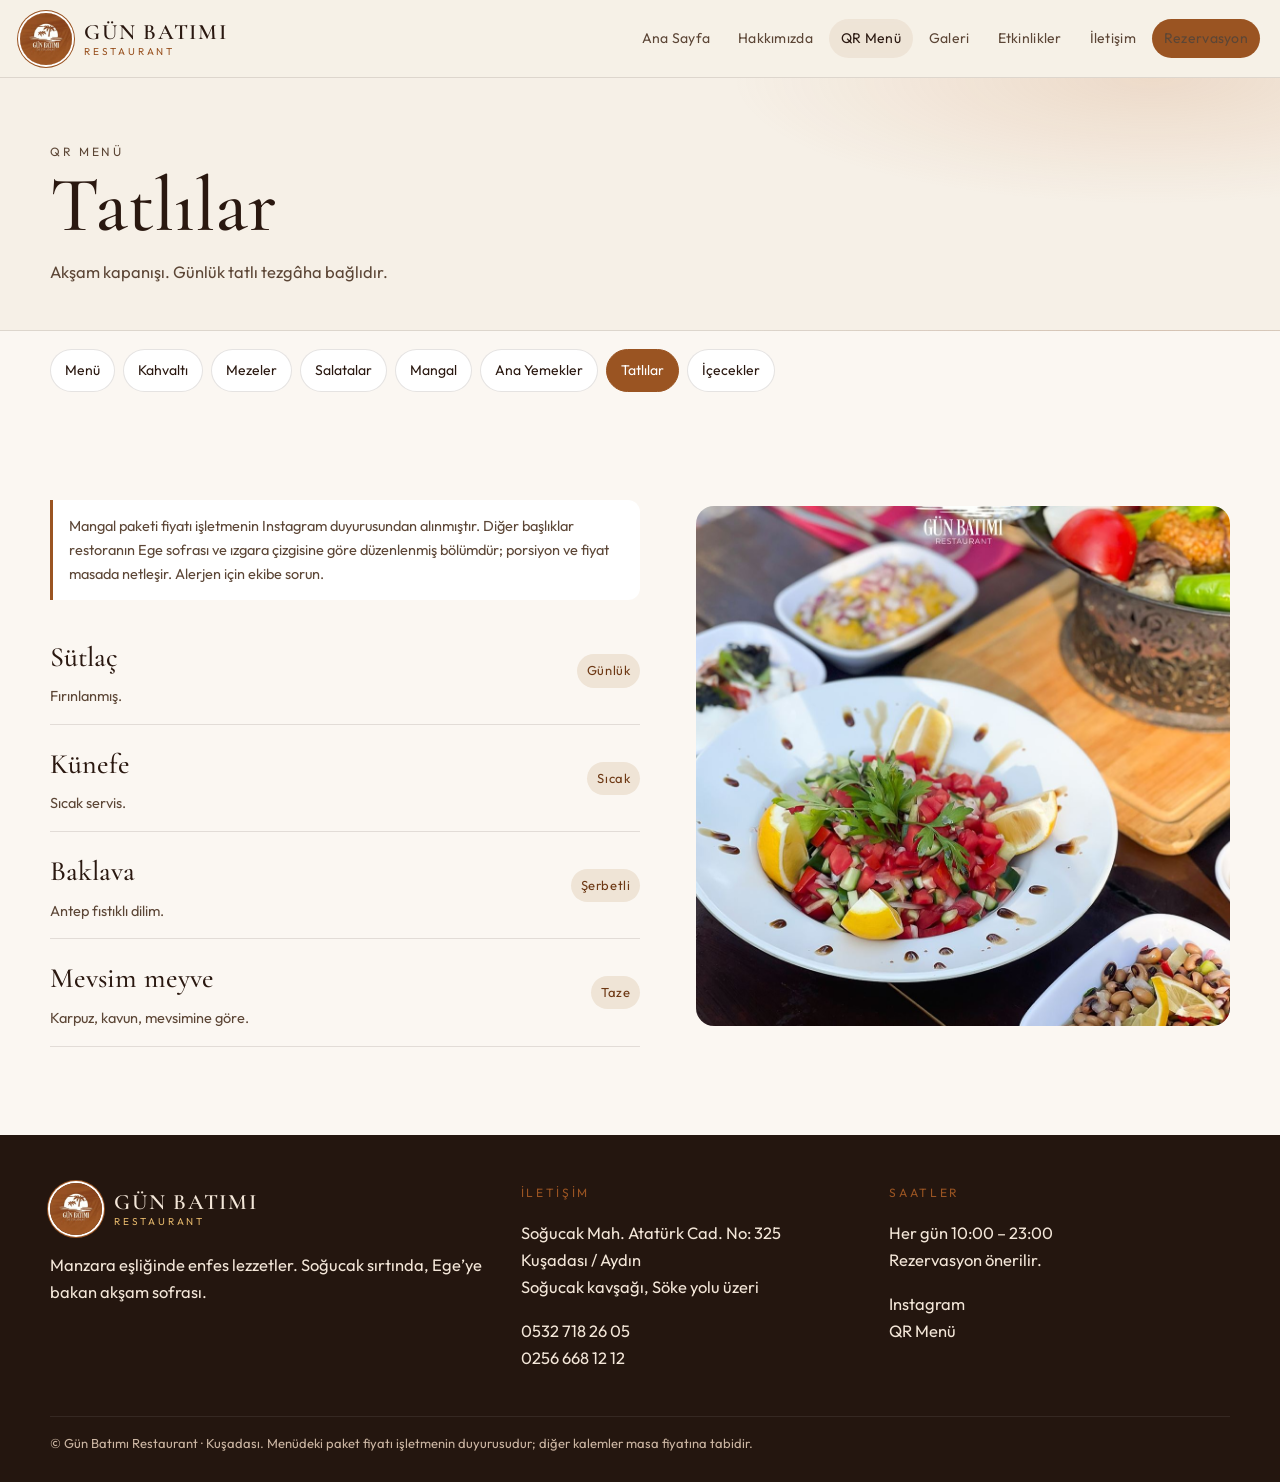
<file: menu/tatlilar.html>
<!DOCTYPE html>
<html lang="tr">
<head>
  <meta charset="utf-8">
  <meta name="viewport" content="width=device-width, initial-scale=1">
  <title>Tatlılar · Gün Batımı Restaurant</title>
  <meta name="description" content="Gün Batımı Restaurant, Kuşadası Soğucak. Manzara eşliğinde Ege sofrası, mangal ve canlı müzik.">
  <link rel="icon" href="../assets/img/logo.png">
  <link rel="preconnect" href="https://fonts.googleapis.com">
  <link rel="preconnect" href="https://fonts.gstatic.com" crossorigin>
  <link href="https://fonts.googleapis.com/css2?family=Cormorant+Garamond:ital,wght@0,500;0,600;1,500&family=Outfit:wght@300;400;500;600&display=swap" rel="stylesheet">
  <link rel="stylesheet" href="../css/style.css">
</head>
<body>
<header class="site-header">
  <div class="header-inner">
    <a class="brand" href="../index.html">
      <img src="../assets/img/logo.png" alt="Gün Batımı Restaurant logosu">
      <span class="brand-name"><strong>GÜN BATIMI</strong><span>Restaurant</span></span>
    </a>
    <button class="menu-toggle" aria-label="Menüyü aç"><span></span><span></span><span></span></button>
    <nav class="nav">
      <a class="" href="../index.html">Ana Sayfa</a>
<a class="" href="../hakkimizda.html">Hakkımızda</a>
<a class="active" href="../menu.html">QR Menü</a>
<a class="" href="../galeri.html">Galeri</a>
<a class="" href="../etkinlikler.html">Etkinlikler</a>
<a class="" href="../iletisim.html">İletişim</a>
      <a class="btn" href="../rezervasyon.html">Rezervasyon</a>
    </nav>
  </div>
</header>

<section class="page-hero"><div class="wrap"><p class="kicker">QR Menü</p><h1>Tatlılar</h1><p>Akşam kapanışı. Günlük tatlı tezgâha bağlıdır.</p></div></section>
<div class="wrap"><nav class="cat-nav"><a class="" href="../menu.html">Menü</a><a class="" href="kahvalti.html">Kahvaltı</a><a class="" href="mezeler.html">Mezeler</a><a class="" href="salatalar.html">Salatalar</a><a class="" href="mangal.html">Mangal</a><a class="" href="ana-yemekler.html">Ana Yemekler</a><a class="active" href="tatlilar.html">Tatlılar</a><a class="" href="icecekler.html">İçecekler</a></nav></div>
<section class="section">
  <div class="wrap split">
    <div>
      <p class="note">Mangal paketi fiyatı işletmenin Instagram duyurusundan alınmıştır. Diğer başlıklar restoranın Ege sofrası ve ızgara çizgisine göre düzenlenmiş bölümdür; porsiyon ve fiyat masada netleşir. Alerjen için ekibe sorun.</p>
      <div class="dish-list"><article class="dish"><div><h3>Sütlaç</h3><p>Fırınlanmış.</p></div><span class="tag">Günlük</span></article><article class="dish"><div><h3>Künefe</h3><p>Sıcak servis.</p></div><span class="tag">Sıcak</span></article><article class="dish"><div><h3>Baklava</h3><p>Antep fıstıklı dilim.</p></div><span class="tag">Şerbetli</span></article><article class="dish"><div><h3>Mevsim meyve</h3><p>Karpuz, kavun, mevsimine göre.</p></div><span class="tag">Taze</span></article></div>
    </div>
    <div class="frame"><img src="../assets/img/masa.jpg" alt="Masa"></div>
  </div>
</section>

<footer class="site-footer">
  <div class="wrap foot-grid">
    <div>
      <a class="brand" href="../index.html">
        <img src="../assets/img/logo.png" alt="">
        <span class="brand-name"><strong>GÜN BATIMI</strong><span>Restaurant</span></span>
      </a>
      <p>Manzara eşliğinde enfes lezzetler. Soğucak sırtında, Ege’ye bakan akşam sofrası.</p>
    </div>
    <div>
      <p class="kicker">İletişim</p>
      <p>Soğucak Mah. Atatürk Cad. No: 325<br>Kuşadası / Aydın<br>Soğucak kavşağı, Söke yolu üzeri</p>
      <p><a href="tel:+905327182605">0532 718 26 05</a><br><a href="tel:+902566681212">0256 668 12 12</a></p>
    </div>
    <div>
      <p class="kicker">Saatler</p>
      <p>Her gün 10:00 – 23:00<br>Rezervasyon önerilir.</p>
      <p><a href="https://www.instagram.com/gunbatimirestaurant.kusadasi/" target="_blank" rel="noopener">Instagram</a><br><a href="../menu.html">QR Menü</a></p>
    </div>
  </div>
  <div class="wrap fine">© Gün Batımı Restaurant · Kuşadası. Menüdeki paket fiyatı işletmenin duyurusudur; diğer kalemler masa fiyatına tabidir.</div>
</footer>
<div class="lightbox"><button aria-label="Kapat">×</button><img alt=""></div>
<script src="../js/qrcode.min.js"></script>
<script src="../js/main.js"></script>
</body>
</html>
</file>
<file: css/style.css>
:root {
  --terra: #9a5422;
  --terra-deep: #6d3814;
  --terra-soft: #c47842;
  --ink: #2a1810;
  --ink-soft: #5c4636;
  --cream: #f6f0e7;
  --cream-2: #efe4d6;
  --paper: #fbf7f2;
  --sand: #e7d5c2;
  --gold: #c9954a;
  --line: rgba(42, 24, 16, 0.12);
  --white: #fffdf9;
  --shadow: 0 18px 50px rgba(61, 32, 12, 0.12);
  --serif: "Cormorant Garamond", "Times New Roman", serif;
  --sans: "Outfit", "Segoe UI", sans-serif;
  --header: 78px;
}

* { box-sizing: border-box; }
html { scroll-behavior: smooth; }
body {
  margin: 0;
  color: var(--ink);
  background: var(--paper);
  font-family: var(--sans);
  font-size: 16.5px;
  line-height: 1.65;
}
img { max-width: 100%; display: block; }
a { color: inherit; text-decoration: none; }
button, input, select, textarea { font-family: inherit; }

.wrap { width: min(1180px, calc(100% - 40px)); margin: 0 auto; }
.wrap-s { width: min(860px, calc(100% - 40px)); margin: 0 auto; }

.site-header {
  position: sticky;
  top: 0;
  z-index: 40;
  height: var(--header);
  display: flex;
  align-items: center;
  background: rgba(246, 240, 231, 0.92);
  backdrop-filter: blur(14px);
  border-bottom: 1px solid var(--line);
}
.header-inner {
  width: min(1240px, calc(100% - 32px));
  margin: 0 auto;
  display: flex;
  align-items: center;
  gap: 22px;
}
.brand {
  display: flex;
  align-items: center;
  gap: 12px;
  min-width: 210px;
}
.brand img {
  width: 52px;
  height: 52px;
  border-radius: 50%;
  object-fit: cover;
  box-shadow: 0 0 0 2px #fff, 0 0 0 3px var(--terra);
}
.brand-name {
  display: flex;
  flex-direction: column;
  line-height: 1;
}
.brand-name strong {
  font-family: var(--serif);
  font-size: 22px;
  letter-spacing: 0.08em;
  font-weight: 600;
}
.brand-name span {
  margin-top: 4px;
  font-size: 10px;
  letter-spacing: 0.28em;
  color: var(--terra);
  text-transform: uppercase;
}
.nav {
  display: flex;
  gap: 4px;
  margin-left: auto;
  align-items: center;
}
.nav a {
  padding: 8px 12px;
  font-size: 14px;
  letter-spacing: 0.02em;
  color: var(--ink-soft);
  border-radius: 999px;
}
.nav a.active, .nav a:hover { color: var(--ink); background: rgba(154, 84, 34, 0.08); }
.btn {
  display: inline-flex;
  align-items: center;
  justify-content: center;
  gap: 8px;
  border: 0;
  cursor: pointer;
  border-radius: 999px;
  padding: 12px 20px;
  background: var(--terra);
  color: #fff;
  font-size: 14px;
  letter-spacing: 0.04em;
}
.btn:hover { background: var(--terra-deep); }
.btn.light { background: transparent; color: var(--ink); border: 1px solid var(--line); }
.btn.light:hover { border-color: var(--terra); color: var(--terra-deep); }
.btn.gold { background: var(--ink); }
.menu-toggle {
  display: none;
  margin-left: auto;
  width: 44px;
  height: 44px;
  border-radius: 12px;
  border: 1px solid var(--line);
  background: #fff;
  cursor: pointer;
}
.menu-toggle span {
  display: block;
  width: 18px;
  height: 1.5px;
  background: var(--ink);
  margin: 4px auto;
}

.hero {
  position: relative;
  min-height: calc(100vh - var(--header));
  display: grid;
  place-items: end start;
  color: #fff;
  overflow: hidden;
  background: #3a2114 center/cover no-repeat;
}
.hero::after {
  content: "";
  position: absolute;
  inset: 0;
  background:
    linear-gradient(180deg, rgba(32, 16, 8, 0.18), rgba(32, 16, 8, 0.18) 40%, rgba(28, 13, 7, 0.78)),
    linear-gradient(90deg, rgba(28, 13, 7, 0.55), transparent 62%);
}
.hero-content {
  position: relative;
  z-index: 1;
  padding: 72px 0 78px;
  width: min(1180px, calc(100% - 48px));
  margin: 0 auto;
}
.eyebrow {
  display: inline-flex;
  align-items: center;
  gap: 10px;
  letter-spacing: 0.26em;
  text-transform: uppercase;
  font-size: 12px;
  color: #f0d7b4;
}
.eyebrow::before {
  content: "";
  width: 28px;
  height: 1px;
  background: #f0d7b4;
}
h1, h2, h3, .serif { font-family: var(--serif); font-weight: 500; }
.hero h1 {
  margin: 14px 0 8px;
  font-size: clamp(64px, 9vw, 118px);
  line-height: 0.88;
  letter-spacing: -0.02em;
}
.hero p.lead {
  max-width: 520px;
  font-size: 18px;
  color: rgba(255, 248, 240, 0.88);
  margin: 0 0 28px;
}
.hero-actions { display: flex; gap: 12px; flex-wrap: wrap; }
.hero .btn { background: #fff; color: var(--ink); }
.hero .btn.ghost { background: transparent; color: #fff; border: 1px solid rgba(255,255,255,0.45); }

.section { padding: 88px 0; }
.section.alt { background: var(--cream); }
.kicker {
  color: var(--terra);
  letter-spacing: 0.22em;
  text-transform: uppercase;
  font-size: 12px;
  margin: 0 0 8px;
}
h2 { font-size: clamp(36px, 5vw, 58px); line-height: 0.95; margin: 0 0 16px; }
.sub { color: var(--ink-soft); max-width: 640px; }

.split { display: grid; grid-template-columns: 1.05fr 0.95fr; gap: 56px; align-items: center; }
.split.reverse { grid-template-columns: 0.95fr 1.05fr; }
.frame {
  position: relative;
}
.frame img {
  width: 100%;
  height: 520px;
  object-fit: cover;
  border-radius: 18px;
}
.frame .cap {
  position: absolute;
  left: 16px;
  bottom: 16px;
  background: rgba(251, 247, 242, 0.92);
  padding: 8px 12px;
  border-radius: 999px;
  font-size: 12px;
  letter-spacing: 0.08em;
  text-transform: uppercase;
}
.duo { display: grid; grid-template-columns: 1fr 1fr; gap: 14px; }
.duo img { height: 250px; width: 100%; object-fit: cover; border-radius: 16px; }
.duo img.tall { height: 514px; grid-row: span 2; }

.cards { display: grid; grid-template-columns: repeat(3, 1fr); gap: 18px; margin-top: 34px; }
.card {
  background: var(--white);
  border: 1px solid var(--line);
  border-radius: 18px;
  padding: 26px 24px;
  box-shadow: var(--shadow);
}
.card .num {
  font-family: var(--serif);
  font-size: 32px;
  color: var(--terra);
}
.card h3 { margin: 8px 0 8px; font-size: 30px; }

.package {
  display: grid;
  grid-template-columns: 1.1fr 0.9fr;
  background: var(--ink);
  color: #f8efe6;
  border-radius: 22px;
  overflow: hidden;
}
.package img { width: 100%; height: 100%; min-height: 360px; object-fit: cover; }
.package-body { padding: 42px 40px; }
.price-row { display: flex; gap: 18px; margin: 22px 0; flex-wrap: wrap; }
.price {
  border: 1px solid rgba(255,255,255,0.16);
  border-radius: 16px;
  padding: 14px 16px;
  min-width: 160px;
}
.price b { display: block; font-family: var(--serif); font-size: 36px; font-weight: 500; }
.price span { font-size: 13px; color: #e6c9a6; }

.page-hero {
  padding: 64px 0 28px;
  background:
    radial-gradient(600px 180px at 90% 0%, rgba(196, 120, 66, 0.18), transparent 70%),
    var(--cream);
  border-bottom: 1px solid var(--line);
}
.page-hero h1 { font-size: clamp(46px, 7vw, 78px); margin: 0; line-height: 0.92; }
.page-hero p { max-width: 640px; color: var(--ink-soft); }

.note {
  background: #fff;
  border-left: 3px solid var(--terra);
  padding: 14px 16px;
  border-radius: 0 12px 12px 0;
  color: var(--ink-soft);
  font-size: 14.5px;
}

.cat-nav {
  display: flex;
  gap: 8px;
  overflow: auto;
  padding: 18px 0 6px;
  scrollbar-width: none;
}
.cat-nav a {
  flex: 0 0 auto;
  border: 1px solid var(--line);
  background: #fff;
  border-radius: 999px;
  padding: 9px 14px;
  font-size: 14px;
}
.cat-nav a.active { background: var(--terra); color: #fff; border-color: var(--terra); }

.dish-list { margin-top: 18px; }
.dish {
  display: grid;
  grid-template-columns: 1fr auto;
  gap: 16px;
  padding: 16px 0;
  border-bottom: 1px solid var(--line);
}
.dish h3 { margin: 0; font-size: 28px; }
.dish p { margin: 4px 0 0; color: var(--ink-soft); font-size: 14.5px; }
.dish .tag {
  align-self: center;
  font-size: 13px;
  letter-spacing: 0.04em;
  color: var(--terra-deep);
  background: var(--cream-2);
  border-radius: 999px;
  padding: 6px 10px;
}

.gallery {
  columns: 3;
  column-gap: 14px;
}
.gallery a { display: block; margin: 0 0 14px; break-inside: avoid; }
.gallery img { width: 100%; border-radius: 14px; }

.events { display: grid; grid-template-columns: 1.1fr 0.9fr; gap: 28px; }
.event {
  display: grid;
  grid-template-columns: 92px 1fr;
  gap: 16px;
  padding: 18px 0;
  border-bottom: 1px solid var(--line);
}
.event .when { font-family: var(--serif); font-size: 28px; color: var(--terra); line-height: 1; }
.event h3 { margin: 0; font-size: 28px; }

.form {
  display: grid;
  grid-template-columns: 1fr 1fr;
  gap: 14px;
  background: #fff;
  border: 1px solid var(--line);
  border-radius: 20px;
  padding: 24px;
  box-shadow: var(--shadow);
}
.form label { display: flex; flex-direction: column; gap: 6px; font-size: 13px; letter-spacing: 0.04em; text-transform: uppercase; color: var(--ink-soft); }
.form input, .form select, .form textarea {
  border: 1px solid var(--line);
  background: var(--paper);
  border-radius: 12px;
  padding: 12px 12px;
  font-size: 15px;
  color: var(--ink);
  text-transform: none;
  letter-spacing: 0;
}
.form .full { grid-column: 1 / -1; }
.map {
  border: 0;
  width: 100%;
  height: 360px;
  border-radius: 18px;
  filter: saturate(0.85);
}
.info-grid { display: grid; grid-template-columns: 1fr 1fr; gap: 14px; margin-top: 18px; }
.info {
  background: #fff;
  border: 1px solid var(--line);
  border-radius: 16px;
  padding: 18px;
}
.info b { display: block; font-family: var(--serif); font-size: 26px; font-weight: 500; }

.qr-box {
  display: grid;
  grid-template-columns: 220px 1fr;
  gap: 24px;
  align-items: center;
  background: var(--cream);
  border-radius: 20px;
  padding: 22px;
}
#qrcode { background: #fff; padding: 10px; border-radius: 12px; width: max-content; }
#qrcode img, #qrcode canvas { display: block; }

.site-footer {
  background: #24160f;
  color: #f3e6d8;
  padding: 48px 0 28px;
}
.foot-grid { display: grid; grid-template-columns: 1.3fr 1fr 1fr; gap: 28px; }
.site-footer a { color: #f3e6d8; }
.site-footer .brand-name span { color: #e2b56a; }
.fine { margin-top: 28px; padding-top: 16px; border-top: 1px solid rgba(255,255,255,0.08); font-size: 13px; color: #cbb5a2; }

.lightbox {
  position: fixed;
  inset: 0;
  background: rgba(20, 10, 6, 0.88);
  display: none;
  place-items: center;
  z-index: 80;
  padding: 24px;
}
.lightbox.open { display: grid; }
.lightbox img { max-height: 86vh; max-width: 92vw; border-radius: 10px; }
.lightbox button {
  position: absolute;
  top: 18px;
  right: 18px;
  background: #fff;
  border: 0;
  border-radius: 999px;
  width: 40px;
  height: 40px;
  cursor: pointer;
}

@media (max-width: 900px) {
  .menu-toggle { display: block; }
  .nav {
    display: none;
    position: absolute;
    top: var(--header);
    left: 0;
    right: 0;
    background: var(--cream);
    flex-direction: column;
    align-items: stretch;
    padding: 12px;
    border-bottom: 1px solid var(--line);
  }
  .nav.open { display: flex; }
  .nav .btn { margin: 6px 10px 10px; }
  .split, .split.reverse, .package, .events, .form, .qr-box, .foot-grid, .info-grid, .cards {
    grid-template-columns: 1fr;
  }
  .frame img, .duo img, .duo img.tall { height: 280px; }
  .gallery { columns: 2; }
  .hero { min-height: 78vh; }
  .section { padding: 64px 0; }
}
@media (max-width: 640px) {
  .gallery { columns: 1; }
  .brand-name strong { font-size: 18px; }
}
</file>
